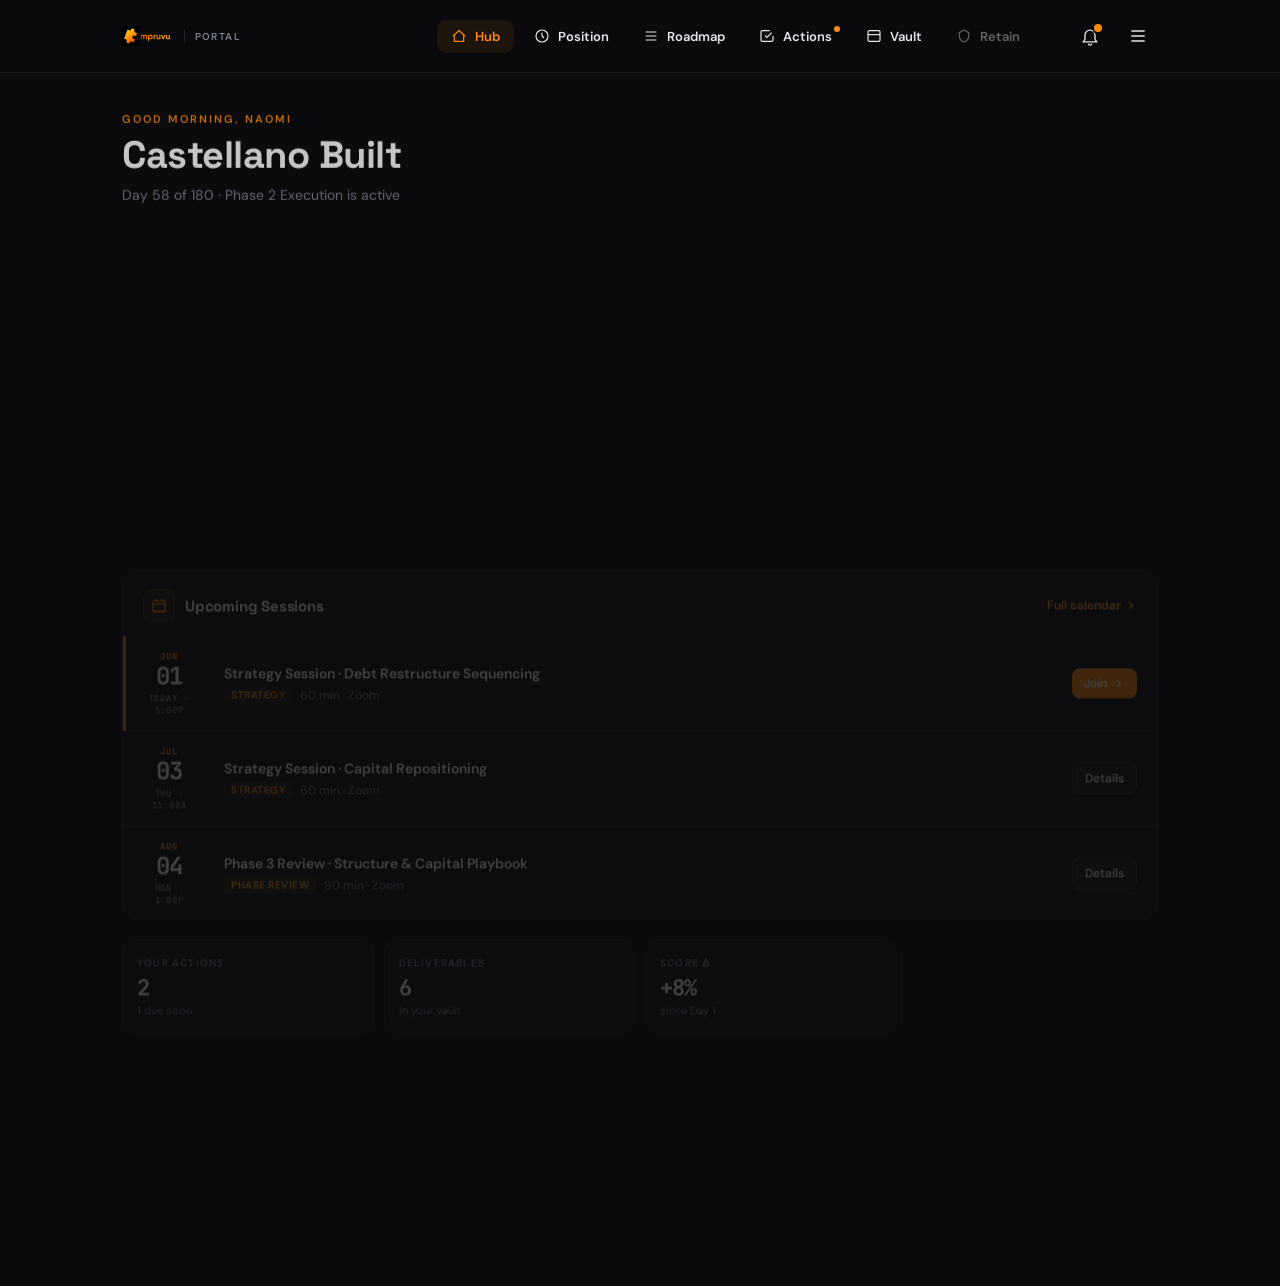
<file: index.html>
<!DOCTYPE html>
<html lang="en">
<head>
<meta charset="UTF-8">
<meta http-equiv="refresh" content="0; url=hub.html">
<title>Impruvu Portal</title>
</head>
<body>
<p>Redirecting to your Hub… <a href="hub.html">Continue</a></p>
</body>
</html>
</file>
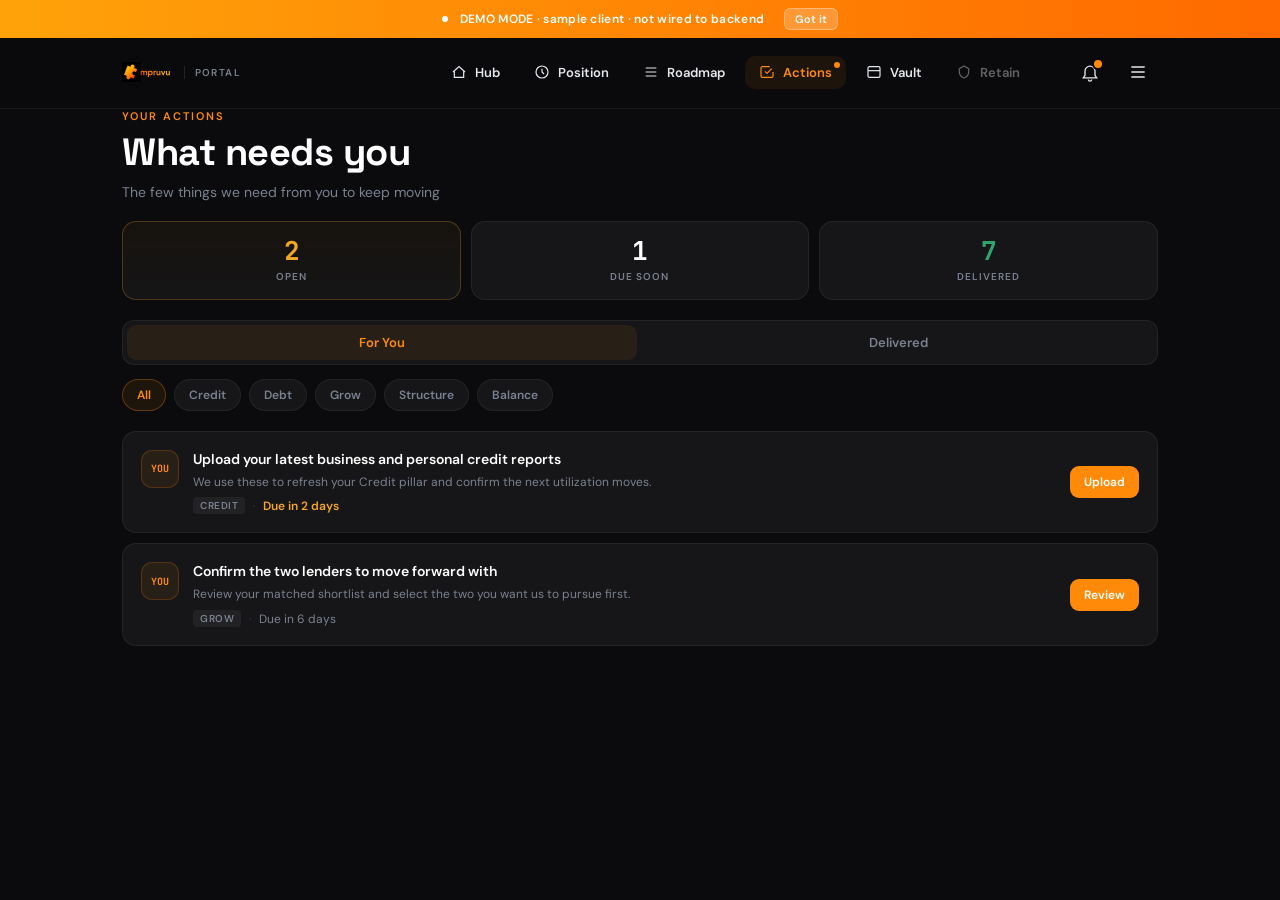
<file: actions.html>
<!DOCTYPE html>
<html lang="en">
<head>
<meta charset="UTF-8">
<meta name="viewport" content="width=device-width, initial-scale=1.0, viewport-fit=cover">
<meta name="theme-color" content="#0B0B0D">
<title>Actions | Impruvu Portal</title>
<link rel="preconnect" href="https://fonts.googleapis.com">
<link rel="preconnect" href="https://fonts.gstatic.com" crossorigin>
<link href="https://fonts.googleapis.com/css2?family=DM+Sans:wght@400;500;600;700;800&family=JetBrains+Mono:wght@400;500;700&family=Space+Grotesk:wght@500;700&display=swap" rel="stylesheet">
<link rel="stylesheet" href="shared/portal.css">
<style>
.summary-row{display:grid;grid-template-columns:repeat(3,1fr);gap:10px;margin-bottom:20px}
.summary-card{background:var(--surface);border:1px solid var(--hairline);border-radius:14px;padding:16px 14px;text-align:center}
.summary-card.alert{border-color:rgba(245,166,35,.25);background:linear-gradient(180deg,rgba(245,166,35,.05),var(--surface))}
.summary-value{font-family:var(--font-mono);font-size:26px;font-weight:700;color:var(--text-strong);letter-spacing:-1px;line-height:1}
.summary-card.alert .summary-value{color:var(--warn)}
.summary-card.done .summary-value{color:var(--good)}
.summary-label{font-size:10px;font-weight:600;letter-spacing:1px;text-transform:uppercase;color:var(--muted);margin-top:6px}

.action-tabs{display:flex;gap:6px;background:var(--surface);border:1px solid var(--hairline);border-radius:12px;padding:4px;margin-bottom:14px}
.action-tab{flex:1;padding:9px 12px;border-radius:9px;font-size:13px;font-weight:600;color:var(--muted);text-align:center;transition:background .15s,color .15s}
.action-tab.active{background:var(--brand-50);color:var(--brand)}

.filter-chips{display:flex;gap:8px;overflow-x:auto;padding-bottom:4px;margin-bottom:16px;-webkit-overflow-scrolling:touch}
.filter-chip{flex-shrink:0;padding:7px 14px;border-radius:100px;font-size:12px;font-weight:600;color:var(--muted);background:var(--surface);border:1px solid var(--hairline);transition:all .15s;white-space:nowrap}
.filter-chip.active{background:var(--brand-50);border-color:rgba(255,138,10,.3);color:var(--brand)}

.action-list{display:flex;flex-direction:column;gap:10px}
.action-item{background:var(--surface);border:1px solid var(--hairline);border-radius:14px;padding:18px;display:flex;align-items:flex-start;gap:14px;position:relative;overflow:hidden;transition:border-color .15s,transform .1s}
.action-item:hover{border-color:var(--hairline-2)}
.action-item.hidden{display:none}
.action-owner{width:38px;height:38px;border-radius:11px;display:flex;align-items:center;justify-content:center;flex-shrink:0;font-family:var(--font-mono);font-size:10px;font-weight:700}
.action-owner.you{background:var(--brand-50);color:var(--brand);border:1px solid rgba(255,138,10,.2)}
.action-owner.done{background:rgba(48,164,108,.10);color:var(--good);border:1px solid rgba(48,164,108,.2)}
.action-owner.done svg{width:18px;height:18px;stroke-width:2.5}
.action-body{flex:1;min-width:0}
.action-title{font-size:14px;font-weight:600;color:var(--text-strong);line-height:1.35;margin-bottom:5px}
.action-desc{font-size:12px;color:var(--muted);line-height:1.4;margin-bottom:7px}
.action-meta{font-size:12px;color:var(--muted);display:flex;align-items:center;gap:8px;flex-wrap:wrap}
.action-meta .sep{opacity:.4}
.action-meta .due-soon{color:var(--warn);font-weight:600}
.action-pill{font-size:10px;font-weight:600;letter-spacing:.5px;text-transform:uppercase;padding:2px 7px;border-radius:4px;background:rgba(255,255,255,.05);color:var(--muted)}
.action-btn{flex-shrink:0;align-self:center;display:inline-flex;align-items:center;gap:6px;background:var(--brand);color:#fff;font-size:12px;font-weight:600;padding:8px 14px;border-radius:9px;transition:background .15s}
.action-btn:hover{background:var(--brand-deep)}
.action-btn.ghost{background:rgba(255,255,255,.04);color:var(--text);border:1px solid var(--hairline-2)}
.action-completed-at{font-family:var(--font-mono);font-size:11px;color:var(--good);flex-shrink:0;align-self:center}
.empty{text-align:center;padding:48px 24px;color:var(--muted);font-size:14px}
</style>
</head>
<body>

<div id="portal-nav" data-active="actions"></div>

<main class="page">

  <div class="greeting fade d1">
    <div class="greeting-eyebrow">Your Actions</div>
    <h1 class="greeting-h1">What needs you</h1>
    <p class="greeting-sub">The few things we need from you to keep moving</p>
  </div>

  <div class="summary-row fade d2">
    <div class="summary-card alert"><div class="summary-value">2</div><div class="summary-label">Open</div></div>
    <div class="summary-card"><div class="summary-value">1</div><div class="summary-label">Due Soon</div></div>
    <div class="summary-card done"><div class="summary-value">7</div><div class="summary-label">Delivered</div></div>
  </div>

  <div class="action-tabs fade d2">
    <button class="action-tab active" data-tab="you">For You</button>
    <button class="action-tab" data-tab="delivered">Delivered</button>
  </div>

  <div class="filter-chips fade d3">
    <button class="filter-chip active" data-pillar="all">All</button>
    <button class="filter-chip" data-pillar="credit">Credit</button>
    <button class="filter-chip" data-pillar="debt">Debt</button>
    <button class="filter-chip" data-pillar="grow">Grow</button>
    <button class="filter-chip" data-pillar="structure">Structure</button>
    <button class="filter-chip" data-pillar="balance">Balance</button>
  </div>

  <!-- FOR YOU -->
  <div class="action-list" id="list-you">
    <div class="action-item fade d3" data-pillar="credit">
      <div class="action-owner you">YOU</div>
      <div class="action-body">
        <div class="action-title">Upload your latest business and personal credit reports</div>
        <div class="action-desc">We use these to refresh your Credit pillar and confirm the next utilization moves.</div>
        <div class="action-meta"><span class="action-pill">Credit</span><span class="sep">·</span><span class="due-soon">Due in 2 days</span></div>
      </div>
      <a href="#" class="action-btn">Upload</a>
    </div>
    <div class="action-item fade d4" data-pillar="grow">
      <div class="action-owner you">YOU</div>
      <div class="action-body">
        <div class="action-title">Confirm the two lenders to move forward with</div>
        <div class="action-desc">Review your matched shortlist and select the two you want us to pursue first.</div>
        <div class="action-meta"><span class="action-pill">Grow</span><span class="sep">·</span><span>Due in 6 days</span></div>
      </div>
      <a href="#" class="action-btn">Review</a>
    </div>
  </div>

  <!-- DELIVERED -->
  <div class="action-list" id="list-delivered" style="display:none">
    <div class="action-item" data-pillar="debt">
      <div class="action-owner done"><svg viewBox="0 0 24 24" fill="none" stroke="currentColor"><path d="M5 12l5 5L20 7"/></svg></div>
      <div class="action-body"><div class="action-title">Debt restructure plan delivered</div><div class="action-meta"><span class="action-pill">Debt</span></div></div>
      <span class="action-completed-at">Day 52</span>
    </div>
    <div class="action-item" data-pillar="credit">
      <div class="action-owner done"><svg viewBox="0 0 24 24" fill="none" stroke="currentColor"><path d="M5 12l5 5L20 7"/></svg></div>
      <div class="action-body"><div class="action-title">Credit optimization roadmap delivered</div><div class="action-meta"><span class="action-pill">Credit</span></div></div>
      <span class="action-completed-at">Day 44</span>
    </div>
    <div class="action-item" data-pillar="grow">
      <div class="action-owner done"><svg viewBox="0 0 24 24" fill="none" stroke="currentColor"><path d="M5 12l5 5L20 7"/></svg></div>
      <div class="action-body"><div class="action-title">Lender shortlist matched to your profile</div><div class="action-meta"><span class="action-pill">Grow</span></div></div>
      <span class="action-completed-at">Day 40</span>
    </div>
    <div class="action-item" data-pillar="balance">
      <div class="action-owner done"><svg viewBox="0 0 24 24" fill="none" stroke="currentColor"><path d="M5 12l5 5L20 7"/></svg></div>
      <div class="action-body"><div class="action-title">Cash flow and balance analysis delivered</div><div class="action-meta"><span class="action-pill">Balance</span></div></div>
      <span class="action-completed-at">Day 30</span>
    </div>
    <div class="action-item" data-pillar="structure">
      <div class="action-owner done"><svg viewBox="0 0 24 24" fill="none" stroke="currentColor"><path d="M5 12l5 5L20 7"/></svg></div>
      <div class="action-body"><div class="action-title">Structure review and entity recommendations</div><div class="action-meta"><span class="action-pill">Structure</span></div></div>
      <span class="action-completed-at">Day 28</span>
    </div>
    <div class="action-item" data-pillar="credit">
      <div class="action-owner done"><svg viewBox="0 0 24 24" fill="none" stroke="currentColor"><path d="M5 12l5 5L20 7"/></svg></div>
      <div class="action-body"><div class="action-title">Capital Position Report delivered</div><div class="action-meta"><span class="action-pill">All pillars</span></div></div>
      <span class="action-completed-at">Day 18</span>
    </div>
    <div class="action-item" data-pillar="all">
      <div class="action-owner done"><svg viewBox="0 0 24 24" fill="none" stroke="currentColor"><path d="M5 12l5 5L20 7"/></svg></div>
      <div class="action-body"><div class="action-title">Opening strategy session held</div><div class="action-meta"><span class="action-pill">Kickoff</span></div></div>
      <span class="action-completed-at">Day 6</span>
    </div>
  </div>

</main>

<script src="shared/portal-nav.js"></script>
<script src="shared/portal-demo.js"></script>
<script>
(function(){
  const tabs=document.querySelectorAll('.action-tab');
  const chips=document.querySelectorAll('.filter-chip');
  const listYou=document.getElementById('list-you');
  const listDel=document.getElementById('list-delivered');
  let tab='you',pillar='all';
  function apply(){
    listYou.style.display = tab==='you'?'flex':'none';
    listDel.style.display = tab==='delivered'?'flex':'none';
    const active = tab==='you'?listYou:listDel;
    active.querySelectorAll('.action-item').forEach(it=>{
      const p=it.dataset.pillar;
      it.classList.toggle('hidden', !(pillar==='all'||p===pillar||p==='all'));
    });
  }
  tabs.forEach(t=>t.addEventListener('click',()=>{tabs.forEach(x=>x.classList.remove('active'));t.classList.add('active');tab=t.dataset.tab;apply();}));
  chips.forEach(c=>c.addEventListener('click',()=>{chips.forEach(x=>x.classList.remove('active'));c.classList.add('active');pillar=c.dataset.pillar;apply();}));
  apply();
})();
</script>
</body>
</html>
</file>
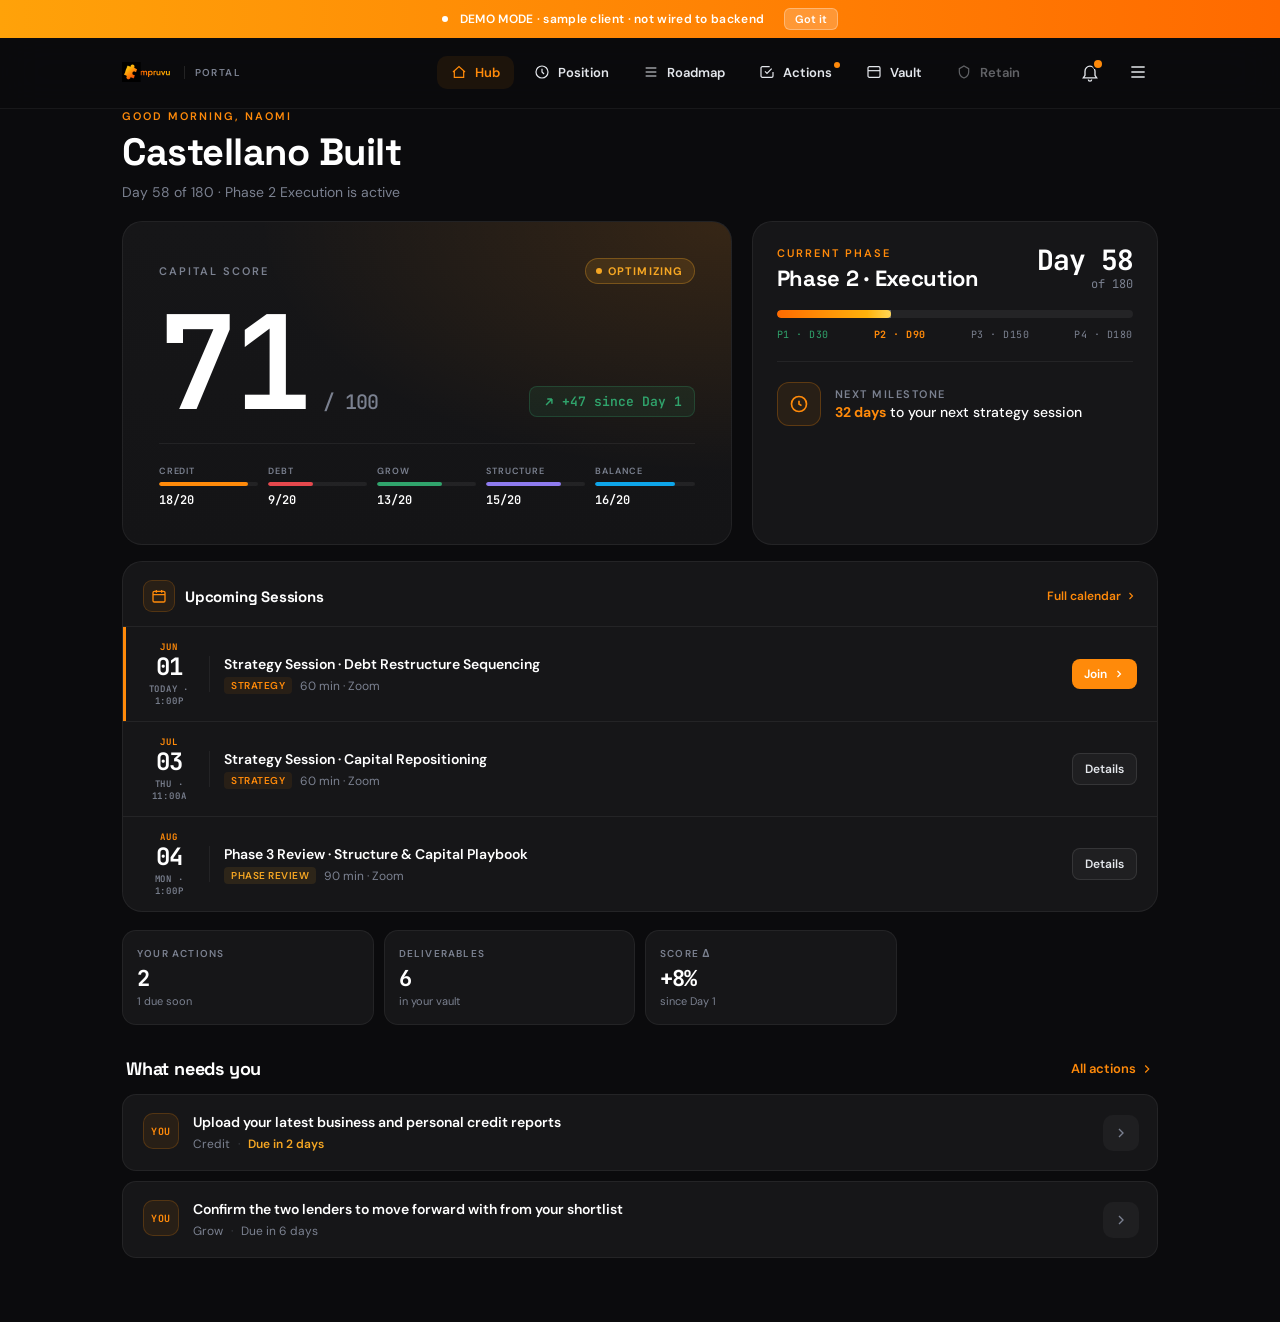
<file: hub.html>
<!DOCTYPE html>
<html lang="en">
<head>
<meta charset="UTF-8">
<meta name="viewport" content="width=device-width, initial-scale=1.0, viewport-fit=cover">
<meta name="theme-color" content="#0B0B0D">
<title>Hub | Impruvu Portal</title>
<link rel="preconnect" href="https://fonts.googleapis.com">
<link rel="preconnect" href="https://fonts.gstatic.com" crossorigin>
<link href="https://fonts.googleapis.com/css2?family=DM+Sans:wght@400;500;600;700;800&family=JetBrains+Mono:wght@400;500;700&family=Space+Grotesk:wght@500;700&display=swap" rel="stylesheet">
<link rel="stylesheet" href="shared/portal.css">
<style>
/* ── HERO: SCORE CARD ── */
.score-card{background:linear-gradient(180deg,var(--surface) 0%,var(--dark) 100%);border:1px solid var(--hairline);border-radius:20px;padding:28px 24px;position:relative;overflow:hidden}
.score-card::before{content:'';position:absolute;inset:0;background:radial-gradient(ellipse at top right,var(--brand-glow) 0%,transparent 55%);pointer-events:none}
.score-card-top{display:flex;align-items:center;justify-content:space-between;margin-bottom:20px;position:relative}
.score-label{font-size:11px;font-weight:600;letter-spacing:2px;text-transform:uppercase;color:var(--muted)}
.score-row{display:flex;align-items:baseline;gap:14px;margin-bottom:14px;position:relative}
.score-num{font-family:var(--font-mono);font-size:clamp(58px,13vw,88px);font-weight:700;color:var(--text-strong);letter-spacing:-3px;line-height:.9}
.score-of{font-family:var(--font-mono);font-size:20px;font-weight:500;color:var(--muted);letter-spacing:-1px}
.score-delta{margin-left:auto;display:inline-flex;align-items:center;gap:6px;background:rgba(48,164,108,.10);border:1px solid rgba(48,164,108,.25);color:var(--good);font-family:var(--font-mono);font-size:13px;font-weight:600;padding:6px 12px;border-radius:8px}
.score-pillars{display:grid;grid-template-columns:repeat(5,1fr);gap:10px;margin-top:22px;padding-top:22px;border-top:1px solid var(--hairline);position:relative}
.pillar{display:flex;flex-direction:column;align-items:flex-start;gap:6px}
.pillar-name{font-size:9px;font-weight:600;letter-spacing:.8px;text-transform:uppercase;color:var(--muted);line-height:1.2}
.pillar-bar{width:100%;height:4px;border-radius:2px;background:rgba(255,255,255,.06);overflow:hidden}
.pillar-bar-fill{height:100%;border-radius:2px}
.pillar-score{font-family:var(--font-mono);font-size:12px;font-weight:600;color:var(--text-strong)}
.pillar.credit .pillar-bar-fill{background:var(--pillar-credit)}
.pillar.debt .pillar-bar-fill{background:var(--pillar-debt)}
.pillar.grow .pillar-bar-fill{background:var(--pillar-funding)}
.pillar.structure .pillar-bar-fill{background:var(--pillar-structure)}
.pillar.balance .pillar-bar-fill{background:var(--pillar-balance)}

/* ── STATUS CARD ── */
.status-card{margin-top:16px;background:var(--surface);border:1px solid var(--hairline);border-radius:20px;padding:24px}
.status-top{display:flex;align-items:flex-start;justify-content:space-between;gap:16px}
.status-phase-label{font-size:11px;font-weight:600;letter-spacing:2px;text-transform:uppercase;color:var(--brand);margin-bottom:6px}
.status-phase-name{font-family:var(--font-display);font-size:22px;font-weight:700;color:var(--text-strong);letter-spacing:-.3px;line-height:1.15}
.status-day{text-align:right;flex-shrink:0}
.status-day-num{font-family:var(--font-mono);font-size:28px;font-weight:700;color:var(--text-strong);letter-spacing:-1px;line-height:1}
.status-day-of{font-family:var(--font-mono);font-size:12px;color:var(--muted);margin-top:2px}
.progress-track{margin-top:18px;height:8px;border-radius:4px;background:rgba(255,255,255,.06);position:relative;overflow:hidden}
.progress-fill{height:100%;background:linear-gradient(90deg,var(--brand-deep) 0%,var(--brand-gold) 100%);border-radius:4px;position:relative}
.progress-fill::after{content:'';position:absolute;right:0;top:0;bottom:0;width:24px;background:linear-gradient(90deg,transparent,rgba(255,255,255,.3))}
.progress-markers{display:flex;justify-content:space-between;margin-top:10px;font-family:var(--font-mono);font-size:10px;color:var(--muted);letter-spacing:.5px}
.progress-markers span.done{color:var(--good)}
.progress-markers span.active{color:var(--brand);font-weight:700}
.next-gate{margin-top:20px;padding-top:20px;border-top:1px solid var(--hairline);display:flex;align-items:center;gap:14px}
.next-gate-icon{width:44px;height:44px;border-radius:12px;background:var(--brand-50);border:1px solid rgba(255,138,10,.25);display:flex;align-items:center;justify-content:center;color:var(--brand);flex-shrink:0}
.next-gate-icon svg{width:20px;height:20px;stroke-width:2}
.next-gate-text{flex:1;min-width:0}
.next-gate-label{font-size:11px;font-weight:600;letter-spacing:1.5px;text-transform:uppercase;color:var(--muted);margin-bottom:2px}
.next-gate-detail{font-size:14px;font-weight:500;color:var(--text-strong)}
.next-gate-detail strong{color:var(--brand);font-weight:700}

/* ── MEETINGS ── */
.meetings-card{margin-top:16px;background:var(--surface);border:1px solid var(--hairline);border-radius:20px;overflow:hidden}
.meetings-head{display:flex;align-items:center;justify-content:space-between;padding:18px 20px 14px;border-bottom:1px solid var(--hairline)}
.meetings-head-left{display:flex;align-items:center;gap:10px}
.meetings-head-icon{width:32px;height:32px;border-radius:9px;background:var(--brand-50);border:1px solid rgba(255,138,10,.20);display:flex;align-items:center;justify-content:center;color:var(--brand)}
.meetings-head-icon svg{width:16px;height:16px;stroke-width:2}
.meetings-head-title{font-family:var(--font-display);font-size:15px;font-weight:700;color:var(--text-strong);letter-spacing:-.2px}
.meetings-head-link{font-size:12px;font-weight:600;color:var(--brand);display:inline-flex;align-items:center;gap:4px}
.meetings-head-link svg{width:12px;height:12px;stroke-width:2.2}
.meeting-row{display:flex;align-items:center;gap:14px;padding:14px 20px;border-bottom:1px solid var(--hairline);transition:background .12s;position:relative}
.meeting-row:last-child{border-bottom:none}
.meeting-row:hover{background:rgba(255,255,255,.02)}
.meeting-row.today::after{content:'';position:absolute;left:0;top:0;bottom:0;width:3px;background:var(--brand)}
.meeting-date{flex-shrink:0;width:52px;text-align:center;display:flex;flex-direction:column;align-items:center;gap:2px}
.meeting-date-month{font-family:var(--font-mono);font-size:9px;font-weight:700;letter-spacing:1.2px;text-transform:uppercase;color:var(--brand)}
.meeting-date-day{font-family:var(--font-mono);font-size:24px;font-weight:700;color:var(--text-strong);letter-spacing:-1px;line-height:1}
.meeting-date-dow{font-family:var(--font-mono);font-size:9px;font-weight:600;letter-spacing:.8px;text-transform:uppercase;color:var(--muted);margin-top:2px}
.meeting-divider{width:1px;height:36px;background:var(--hairline);flex-shrink:0}
.meeting-body{flex:1;min-width:0}
.meeting-title{font-size:14px;font-weight:600;color:var(--text-strong);line-height:1.3;margin-bottom:4px;white-space:nowrap;overflow:hidden;text-overflow:ellipsis}
.meeting-meta{font-size:12px;color:var(--muted);display:flex;align-items:center;gap:8px;flex-wrap:wrap}
.meeting-meta .pill-meeting-type{background:var(--brand-50);color:var(--brand);font-size:10px;font-weight:600;letter-spacing:.5px;text-transform:uppercase;padding:2px 7px;border-radius:4px}
.meeting-meta .pill-meeting-type.gate{background:rgba(245,166,35,.10);color:var(--warn)}
.meeting-action{flex-shrink:0;display:inline-flex;align-items:center;gap:6px;background:var(--brand);color:#fff;font-size:12px;font-weight:600;padding:7px 12px;border-radius:8px;transition:background .15s}
.meeting-action:hover{background:var(--brand-deep)}
.meeting-action svg{width:12px;height:12px;stroke-width:2.4}
.meeting-action.secondary{background:rgba(255,255,255,.04);color:var(--text);border:1px solid var(--hairline-2)}
.meeting-action.secondary:hover{background:rgba(255,255,255,.08)}
.meeting-action-mobile{flex-shrink:0;width:36px;height:36px;border-radius:10px;background:rgba(255,255,255,.04);display:none;align-items:center;justify-content:center;color:var(--muted)}
.meeting-action-mobile svg{width:16px;height:16px;stroke-width:2}
@media (max-width:520px){.meeting-meta .pill-meeting-type{display:none}.meeting-action{display:none}.meeting-action-mobile{display:flex}}

/* ── QUICK STATS ── */
.quick-row{display:grid;grid-template-columns:repeat(3,1fr);gap:10px;margin-top:18px}
.quick-card{background:var(--surface);border:1px solid var(--hairline);border-radius:14px;padding:16px 14px}
.quick-card-label{font-size:10px;font-weight:600;letter-spacing:1.2px;text-transform:uppercase;color:var(--muted);margin-bottom:8px}
.quick-card-value{font-family:var(--font-mono);font-size:22px;font-weight:700;color:var(--text-strong);letter-spacing:-1px;line-height:1}
.quick-card-sub{font-size:11px;color:var(--muted);margin-top:4px}

/* ── ACTION LIST ── */
.action-list{display:flex;flex-direction:column;gap:10px}
.action-item{background:var(--surface);border:1px solid var(--hairline);border-radius:14px;padding:18px 18px 18px 20px;display:flex;align-items:flex-start;gap:14px;position:relative;overflow:hidden;transition:border-color .15s,transform .1s}
.action-item:hover{border-color:var(--hairline-2)}
.action-item:active{transform:scale(.995)}
.action-item.overdue{border-color:rgba(229,72,77,.30);background:linear-gradient(90deg,rgba(229,72,77,.04),var(--surface) 30%)}
.action-item.overdue::before{content:'';position:absolute;left:0;top:0;bottom:0;width:3px;background:var(--severe)}
.action-owner{width:36px;height:36px;border-radius:10px;display:flex;align-items:center;justify-content:center;flex-shrink:0;font-family:var(--font-mono);font-size:10px;font-weight:700;letter-spacing:.5px}
.action-owner.you{background:var(--brand-50);color:var(--brand);border:1px solid rgba(255,138,10,.20)}
.action-owner.done{background:rgba(48,164,108,.10);color:var(--good);border:1px solid rgba(48,164,108,.20)}
.action-owner.done svg{width:18px;height:18px;stroke-width:2.4}
.action-body{flex:1;min-width:0}
.action-title{font-size:14px;font-weight:600;color:var(--text-strong);line-height:1.35;margin-bottom:4px}
.action-meta{font-size:12px;color:var(--muted);display:flex;align-items:center;gap:8px;flex-wrap:wrap}
.action-meta .sep{opacity:.4}
.action-meta .due-overdue{color:var(--severe);font-weight:600}
.action-meta .due-soon{color:var(--warn);font-weight:600}
.action-cta{flex-shrink:0;align-self:center;width:36px;height:36px;border-radius:10px;background:rgba(255,255,255,.04);display:flex;align-items:center;justify-content:center;color:var(--muted);transition:background .15s,color .15s}
.action-item:hover .action-cta{background:var(--brand);color:#fff}
.action-cta svg{width:16px;height:16px;stroke-width:2}

/* narrow phones: keep all 5 pillars legible */
@media (max-width:400px){
  .score-pillars{gap:6px}
  .pillar-name{font-size:8px;letter-spacing:.4px}
  .pillar-score{font-size:11px;letter-spacing:-.3px}
  .score-card{padding:24px 18px}
}
@media (min-width:768px){
  .score-card{padding:36px}
  .score-num{font-size:112px}
  .hero-grid{display:grid;grid-template-columns:1.5fr 1fr;gap:20px}
  .status-card{margin-top:0}
  .quick-row{grid-template-columns:repeat(4,1fr)}
}
@media (min-width:1024px){.score-num{font-size:130px}}
</style>
</head>
<body>

<div id="portal-nav" data-active="hub"></div>

<main class="page">

  <div class="greeting fade d1">
    <div class="greeting-eyebrow">Good morning, Naomi</div>
    <h1 class="greeting-h1">Castellano Built</h1>
    <p class="greeting-sub">Day 58 of 180 · Phase 2 Execution is active</p>
  </div>

  <div class="hero-grid">
    <section class="score-card fade d2" aria-label="Capital Score">
      <div class="score-card-top">
        <span class="score-label">Capital Score</span>
        <span class="tier-badge warn"><span class="dot"></span>Optimizing</span>
      </div>
      <div class="score-row">
        <div class="score-num">71</div>
        <div class="score-of">/ 100</div>
        <div class="score-delta">
          <svg width="14" height="14" viewBox="0 0 24 24" fill="none" stroke="currentColor" stroke-width="2.5"><path d="M7 17L17 7M17 7H9M17 7v8"/></svg>
          +47 since Day 1
        </div>
      </div>
      <div class="score-pillars">
        <div class="pillar credit"><span class="pillar-name">Credit</span><div class="pillar-bar"><div class="pillar-bar-fill" style="width:90%"></div></div><span class="pillar-score">18/20</span></div>
        <div class="pillar debt"><span class="pillar-name">Debt</span><div class="pillar-bar"><div class="pillar-bar-fill" style="width:45%"></div></div><span class="pillar-score">9/20</span></div>
        <div class="pillar grow"><span class="pillar-name">Grow</span><div class="pillar-bar"><div class="pillar-bar-fill" style="width:65%"></div></div><span class="pillar-score">13/20</span></div>
        <div class="pillar structure"><span class="pillar-name">Structure</span><div class="pillar-bar"><div class="pillar-bar-fill" style="width:75%"></div></div><span class="pillar-score">15/20</span></div>
        <div class="pillar balance"><span class="pillar-name">Balance</span><div class="pillar-bar"><div class="pillar-bar-fill" style="width:80%"></div></div><span class="pillar-score">16/20</span></div>
      </div>
    </section>

    <section class="status-card fade d3" aria-label="Engagement Status">
      <div class="status-top">
        <div>
          <div class="status-phase-label">Current Phase</div>
          <div class="status-phase-name">Phase 2 · Execution</div>
        </div>
        <div class="status-day">
          <div class="status-day-num">Day 58</div>
          <div class="status-day-of">of 180</div>
        </div>
      </div>
      <div class="progress-track"><div class="progress-fill" style="width:32%"></div></div>
      <div class="progress-markers">
        <span class="done">P1 · D30</span>
        <span class="active">P2 · D90</span>
        <span>P3 · D150</span>
        <span>P4 · D180</span>
      </div>
      <div class="next-gate">
        <div class="next-gate-icon"><svg viewBox="0 0 24 24" fill="none" stroke="currentColor"><path d="M12 8v4l3 2"/><circle cx="12" cy="12" r="9"/></svg></div>
        <div class="next-gate-text">
          <div class="next-gate-label">Next Milestone</div>
          <div class="next-gate-detail"><strong>32 days</strong> to your next strategy session</div>
        </div>
      </div>
    </section>
  </div>

  <section class="meetings-card fade d3">
    <div class="meetings-head">
      <div class="meetings-head-left">
        <div class="meetings-head-icon"><svg viewBox="0 0 24 24" fill="none" stroke="currentColor"><rect x="3" y="5" width="18" height="16" rx="2"/><path d="M16 3v4M8 3v4M3 10h18"/></svg></div>
        <span class="meetings-head-title">Upcoming Sessions</span>
      </div>
      <a href="roadmap.html#calendar" class="meetings-head-link">Full calendar <svg viewBox="0 0 24 24" fill="none" stroke="currentColor"><path d="M9 6l6 6-6 6"/></svg></a>
    </div>
    <div class="meeting-row today">
      <div class="meeting-date today"><span class="meeting-date-month">Jun</span><span class="meeting-date-day">01</span><span class="meeting-date-dow">Today · 1:00p</span></div>
      <div class="meeting-divider"></div>
      <div class="meeting-body">
        <div class="meeting-title">Strategy Session · Debt Restructure Sequencing</div>
        <div class="meeting-meta"><span class="pill-meeting-type">Strategy</span><span>60 min · Zoom</span></div>
      </div>
      <a href="#" class="meeting-action">Join <svg viewBox="0 0 24 24" fill="none" stroke="currentColor"><path d="M9 6l6 6-6 6"/></svg></a>
      <a href="#" class="meeting-action-mobile"><svg viewBox="0 0 24 24" fill="none" stroke="currentColor"><path d="M9 6l6 6-6 6"/></svg></a>
    </div>
    <div class="meeting-row">
      <div class="meeting-date"><span class="meeting-date-month">Jul</span><span class="meeting-date-day">03</span><span class="meeting-date-dow">Thu · 11:00a</span></div>
      <div class="meeting-divider"></div>
      <div class="meeting-body">
        <div class="meeting-title">Strategy Session · Capital Repositioning</div>
        <div class="meeting-meta"><span class="pill-meeting-type">Strategy</span><span>60 min · Zoom</span></div>
      </div>
      <a href="#" class="meeting-action secondary">Details</a>
      <a href="#" class="meeting-action-mobile"><svg viewBox="0 0 24 24" fill="none" stroke="currentColor"><path d="M9 6l6 6-6 6"/></svg></a>
    </div>
    <div class="meeting-row">
      <div class="meeting-date"><span class="meeting-date-month">Aug</span><span class="meeting-date-day">04</span><span class="meeting-date-dow">Mon · 1:00p</span></div>
      <div class="meeting-divider"></div>
      <div class="meeting-body">
        <div class="meeting-title">Phase 3 Review · Structure & Capital Playbook</div>
        <div class="meeting-meta"><span class="pill-meeting-type gate">Phase Review</span><span>90 min · Zoom</span></div>
      </div>
      <a href="#" class="meeting-action secondary">Details</a>
      <a href="#" class="meeting-action-mobile"><svg viewBox="0 0 24 24" fill="none" stroke="currentColor"><path d="M9 6l6 6-6 6"/></svg></a>
    </div>
  </section>

  <div class="quick-row fade d3">
    <div class="quick-card"><div class="quick-card-label">Your Actions</div><div class="quick-card-value">2</div><div class="quick-card-sub">1 due soon</div></div>
    <div class="quick-card"><div class="quick-card-label">Deliverables</div><div class="quick-card-value">6</div><div class="quick-card-sub">in your vault</div></div>
    <div class="quick-card"><div class="quick-card-label">Score Δ</div><div class="quick-card-value">+8%</div><div class="quick-card-sub">since Day 1</div></div>
  </div>

  <div class="section-head fade d4">
    <h2 class="section-title">What needs you</h2>
    <a href="actions.html" class="section-link">All actions <svg viewBox="0 0 24 24" fill="none" stroke="currentColor"><path d="M9 6l6 6-6 6"/></svg></a>
  </div>

  <div class="action-list">
    <div class="action-item fade d4">
      <div class="action-owner you">YOU</div>
      <div class="action-body">
        <div class="action-title">Upload your latest business and personal credit reports</div>
        <div class="action-meta"><span>Credit</span><span class="sep">·</span><span class="due-soon">Due in 2 days</span></div>
      </div>
      <button class="action-cta"><svg viewBox="0 0 24 24" fill="none" stroke="currentColor"><path d="M9 6l6 6-6 6"/></svg></button>
    </div>
    <div class="action-item fade d5">
      <div class="action-owner you">YOU</div>
      <div class="action-body">
        <div class="action-title">Confirm the two lenders to move forward with from your shortlist</div>
        <div class="action-meta"><span>Grow</span><span class="sep">·</span><span>Due in 6 days</span></div>
      </div>
      <button class="action-cta"><svg viewBox="0 0 24 24" fill="none" stroke="currentColor"><path d="M9 6l6 6-6 6"/></svg></button>
    </div>
  </div>

</main>

<script src="shared/portal-nav.js"></script>
<script src="shared/portal-demo.js"></script>
</body>
</html>
</file>
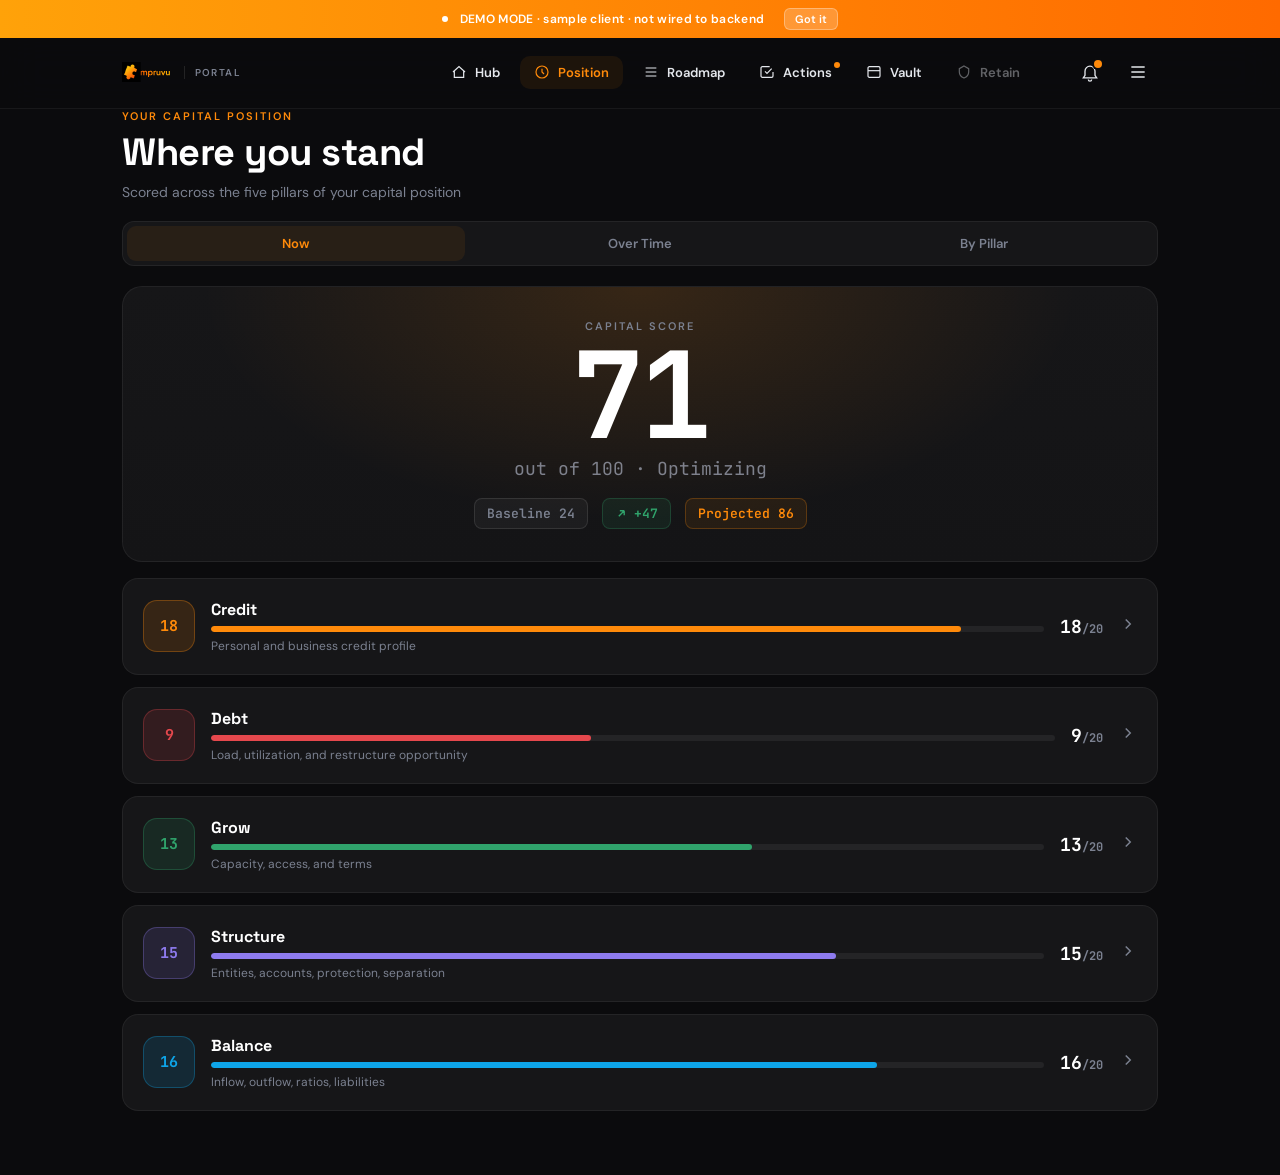
<file: position.html>
<!DOCTYPE html>
<html lang="en">
<head>
<meta charset="UTF-8">
<meta name="viewport" content="width=device-width, initial-scale=1.0, viewport-fit=cover">
<meta name="theme-color" content="#0B0B0D">
<title>Position | Impruvu Portal</title>
<link rel="preconnect" href="https://fonts.googleapis.com">
<link rel="preconnect" href="https://fonts.gstatic.com" crossorigin>
<link href="https://fonts.googleapis.com/css2?family=DM+Sans:wght@400;500;600;700;800&family=JetBrains+Mono:wght@400;500;700&family=Space+Grotesk:wght@500;700&display=swap" rel="stylesheet">
<link rel="stylesheet" href="shared/portal.css">
<style>
.view-switcher{display:flex;gap:6px;background:var(--surface);border:1px solid var(--hairline);border-radius:12px;padding:4px;margin-bottom:20px}
.view-switch{flex:1;padding:9px 12px;border-radius:9px;font-size:13px;font-weight:600;color:var(--muted);text-align:center;transition:background .15s,color .15s}
.view-switch.active{background:var(--brand-50);color:var(--brand)}
.view-pane{display:none}
.view-pane.active{display:block;animation:fadeUp .4s ease}

/* NOW: big score */
.now-score{background:linear-gradient(180deg,var(--surface) 0%,var(--dark) 100%);border:1px solid var(--hairline);border-radius:20px;padding:32px 24px;position:relative;overflow:hidden;text-align:center}
.now-score::before{content:'';position:absolute;inset:0;background:radial-gradient(ellipse at top,var(--brand-glow) 0%,transparent 60%);pointer-events:none}
.now-score-label{font-size:11px;font-weight:600;letter-spacing:2px;text-transform:uppercase;color:var(--muted);position:relative}
.now-score-num{font-family:var(--font-mono);font-size:clamp(72px,18vw,120px);font-weight:700;color:var(--text-strong);letter-spacing:-4px;line-height:.9;margin:8px 0;position:relative}
.now-score-of{font-family:var(--font-mono);font-size:18px;color:var(--muted)}
.now-score-meta{display:flex;align-items:center;justify-content:center;gap:14px;margin-top:18px;position:relative;flex-wrap:wrap}
.now-chip{display:inline-flex;align-items:center;gap:6px;font-family:var(--font-mono);font-size:13px;font-weight:600;padding:6px 12px;border-radius:8px}
.now-chip.base{background:rgba(255,255,255,.04);border:1px solid var(--hairline-2);color:var(--muted)}
.now-chip.delta{background:rgba(48,164,108,.10);border:1px solid rgba(48,164,108,.25);color:var(--good)}
.now-chip.proj{background:var(--brand-50);border:1px solid rgba(255,138,10,.25);color:var(--brand)}

/* pillar tiles */
.pillar-tiles{display:grid;grid-template-columns:1fr;gap:12px;margin-top:16px}
.pillar-tile{background:var(--surface);border:1px solid var(--hairline);border-radius:16px;padding:20px;display:flex;align-items:center;gap:16px;cursor:pointer;transition:border-color .15s,transform .1s;text-align:left;width:100%}
.pillar-tile:hover{border-color:var(--hairline-2)}
.pillar-tile:active{transform:scale(.995)}
.pillar-ring{width:52px;height:52px;border-radius:14px;display:flex;align-items:center;justify-content:center;flex-shrink:0;font-family:var(--font-mono);font-weight:700;font-size:15px;color:#fff}
.pillar-tile.credit .pillar-ring{background:rgba(255,138,10,.14);color:var(--pillar-credit);border:1px solid rgba(255,138,10,.3)}
.pillar-tile.debt .pillar-ring{background:rgba(229,72,77,.14);color:var(--pillar-debt);border:1px solid rgba(229,72,77,.3)}
.pillar-tile.grow .pillar-ring{background:rgba(48,164,108,.14);color:var(--pillar-grow);border:1px solid rgba(48,164,108,.3)}
.pillar-tile.structure .pillar-ring{background:rgba(142,123,239,.14);color:var(--pillar-structure);border:1px solid rgba(142,123,239,.3)}
.pillar-tile.balance .pillar-ring{background:rgba(14,165,233,.14);color:var(--pillar-balance);border:1px solid rgba(14,165,233,.3)}
.pillar-tile-body{flex:1;min-width:0}
.pillar-tile-name{font-family:var(--font-display);font-size:16px;font-weight:700;color:var(--text-strong);margin-bottom:6px}
.pillar-tile-bar{height:6px;border-radius:3px;background:rgba(255,255,255,.06);overflow:hidden;margin-bottom:6px}
.pillar-tile-bar-fill{height:100%;border-radius:3px}
.pillar-tile.credit .pillar-tile-bar-fill{background:var(--pillar-credit)}
.pillar-tile.debt .pillar-tile-bar-fill{background:var(--pillar-debt)}
.pillar-tile.grow .pillar-tile-bar-fill{background:var(--pillar-grow)}
.pillar-tile.structure .pillar-tile-bar-fill{background:var(--pillar-structure)}
.pillar-tile.balance .pillar-tile-bar-fill{background:var(--pillar-balance)}
.pillar-tile-meta{font-size:12px;color:var(--muted)}
.pillar-tile-score{font-family:var(--font-mono);font-size:18px;font-weight:700;color:var(--text-strong);flex-shrink:0}
.pillar-tile-chev{color:var(--muted);flex-shrink:0}
.pillar-tile-chev svg{width:18px;height:18px;stroke-width:2}

/* OVER TIME */
.chart-card{background:var(--surface);border:1px solid var(--hairline);border-radius:20px;padding:24px}
.ot-toggle{display:flex;gap:7px;overflow-x:auto;padding-bottom:6px;margin-bottom:18px;-webkit-overflow-scrolling:touch}
.ot-chip{flex-shrink:0;display:inline-flex;align-items:center;gap:7px;padding:8px 14px;border-radius:100px;font-size:12px;font-weight:600;color:var(--muted);background:var(--surface);border:1px solid var(--hairline);transition:all .15s;white-space:nowrap}
.ot-chip .swatch{width:9px;height:9px;border-radius:3px;flex-shrink:0}
.ot-chip.active{color:var(--text-strong);background:rgba(255,255,255,.05);border-color:var(--hairline-2)}
.ot-chip[data-series="total"].active{border-color:rgba(255,255,255,.25)}
.ot-chip[data-series="credit"].active{border-color:rgba(255,138,10,.5);background:rgba(255,138,10,.08)}
.ot-chip[data-series="debt"].active{border-color:rgba(229,72,77,.5);background:rgba(229,72,77,.08)}
.ot-chip[data-series="grow"].active{border-color:rgba(48,164,108,.5);background:rgba(48,164,108,.08)}
.ot-chip[data-series="structure"].active{border-color:rgba(142,123,239,.5);background:rgba(142,123,239,.08)}
.ot-chip[data-series="balance"].active{border-color:rgba(14,165,233,.5);background:rgba(14,165,233,.08)}
.chart-head{display:flex;align-items:flex-start;justify-content:space-between;gap:14px;margin-bottom:6px}
.chart-title{font-family:var(--font-display);font-size:16px;font-weight:700;color:var(--text-strong)}
.chart-sub{font-size:12px;color:var(--muted);margin-bottom:18px}
.chart-wrap{position:relative}
.chart-svg{width:100%;height:220px;overflow:visible;display:block}
.chart-xlabels{display:flex;justify-content:space-between;margin-top:12px;font-family:var(--font-mono);font-size:10px;color:var(--muted)}
.chart-xlabels span.now{color:var(--brand);font-weight:700}
.ot-legend{display:flex;flex-wrap:wrap;gap:14px;margin-top:18px;padding-top:18px;border-top:1px solid var(--hairline)}
.ot-leg{display:flex;align-items:center;gap:7px;font-size:12px;color:var(--muted)}
.ot-leg .dot{width:10px;height:10px;border-radius:3px}
.ot-leg .val{font-family:var(--font-mono);color:var(--text);font-weight:600;margin-left:2px}
.factor-trend-note{margin-top:16px;padding:14px 16px;background:rgba(255,255,255,.02);border:1px solid var(--hairline);border-radius:12px;font-size:12px;color:var(--muted);line-height:1.5}
.factor-trend-note strong{color:var(--text)}
/* small multiples grid (All Pillars) */
.sm-grid{display:grid;grid-template-columns:1fr;gap:12px}
.sm-card{background:var(--surface);border:1px solid var(--hairline);border-radius:16px;padding:18px 18px 14px}
.sm-top{display:flex;align-items:center;gap:10px;margin-bottom:4px}
.sm-dot{width:10px;height:10px;border-radius:3px;flex-shrink:0}
.sm-name{font-family:var(--font-display);font-size:14px;font-weight:700;color:var(--text-strong)}
.sm-val{margin-left:auto;font-family:var(--font-mono);font-size:14px;font-weight:700;color:var(--text-strong)}
.sm-val span{color:var(--muted);font-size:11px}
.sm-delta{font-family:var(--font-mono);font-size:11px;font-weight:600;color:var(--good);margin-bottom:10px}
.sm-svg{width:100%;height:64px;overflow:visible;display:block}
@media (min-width:768px){.sm-grid{grid-template-columns:1fr 1fr}}
@media (min-width:1024px){.sm-grid{grid-template-columns:1fr 1fr 1fr}}
.chart-title{font-family:var(--font-display);font-size:16px;font-weight:700;color:var(--text-strong);margin-bottom:20px}
.chart{position:relative;height:200px;display:flex;align-items:flex-end;gap:0;padding-left:8px}
.chart-svg{width:100%;height:200px;overflow:visible}
.chart-legend{display:flex;gap:18px;margin-top:18px;flex-wrap:wrap}
.chart-leg{display:flex;align-items:center;gap:7px;font-size:12px;color:var(--muted)}
.chart-leg .swatch{width:10px;height:10px;border-radius:3px}

/* BY PILLAR factor drill */
.factor-group{margin-top:16px;background:var(--surface);border:1px solid var(--hairline);border-radius:18px;overflow:hidden}
.factor-head{padding:18px 20px;display:flex;align-items:center;gap:14px;border-bottom:1px solid var(--hairline)}
.factor-head-ring{width:40px;height:40px;border-radius:11px;display:flex;align-items:center;justify-content:center;flex-shrink:0;font-family:var(--font-mono);font-weight:700;font-size:12px}
.factor-group.credit .factor-head-ring{background:rgba(255,138,10,.14);color:var(--pillar-credit)}
.factor-group.debt .factor-head-ring{background:rgba(229,72,77,.14);color:var(--pillar-debt)}
.factor-group.grow .factor-head-ring{background:rgba(48,164,108,.14);color:var(--pillar-grow)}
.factor-group.structure .factor-head-ring{background:rgba(142,123,239,.14);color:var(--pillar-structure)}
.factor-group.balance .factor-head-ring{background:rgba(14,165,233,.14);color:var(--pillar-balance)}
.factor-head-name{font-family:var(--font-display);font-size:16px;font-weight:700;color:var(--text-strong)}
.factor-head-score{margin-left:auto;font-family:var(--font-mono);font-size:15px;font-weight:700;color:var(--text-strong)}
.factor-row{padding:14px 20px;display:flex;align-items:flex-start;gap:14px;border-bottom:1px solid var(--hairline)}
.factor-row:last-child{border-bottom:none}
.factor-sev{width:8px;height:8px;border-radius:50%;flex-shrink:0;margin-top:6px}
.factor-sev.none{background:var(--good)}
.factor-sev.minor{background:var(--warn)}
.factor-sev.moderate{background:#F5821F}
.factor-sev.severe{background:var(--severe)}
.factor-body{flex:1;min-width:0}
.factor-name{font-size:14px;font-weight:600;color:var(--text-strong);margin-bottom:3px}
.factor-desc{font-size:12px;color:var(--muted);line-height:1.4}
.factor-pts{font-family:var(--font-mono);font-size:13px;font-weight:600;color:var(--text);flex-shrink:0}
@media (max-width:400px){
  .factor-row{padding:13px 16px;gap:10px}
  .factor-head{padding:16px}
  .now-score{padding:28px 18px}
}
</style>
</head>
<body>

<div id="portal-nav" data-active="position"></div>

<main class="page">

  <div class="greeting fade d1">
    <div class="greeting-eyebrow">Your Capital Position</div>
    <h1 class="greeting-h1">Where you stand</h1>
    <p class="greeting-sub">Scored across the five pillars of your capital position</p>
  </div>

  <div class="view-switcher fade d2">
    <button class="view-switch active" data-view="now">Now</button>
    <button class="view-switch" data-view="time">Over Time</button>
    <button class="view-switch" data-view="pillar">By Pillar</button>
  </div>

  <!-- NOW -->
  <div class="view-pane active" id="pane-now">
    <div class="now-score fade d2">
      <div class="now-score-label">Capital Score</div>
      <div class="now-score-num">71</div>
      <div class="now-score-of">out of 100 · Optimizing</div>
      <div class="now-score-meta">
        <span class="now-chip base">Baseline 24</span>
        <span class="now-chip delta"><svg width="13" height="13" viewBox="0 0 24 24" fill="none" stroke="currentColor" stroke-width="2.5"><path d="M7 17L17 7M17 7H9M17 7v8"/></svg> +47</span>
        <span class="now-chip proj">Projected 86</span>
      </div>
    </div>
    <div class="pillar-tiles">
      <button class="pillar-tile credit fade d3" data-pillar="credit"><div class="pillar-ring">18</div><div class="pillar-tile-body"><div class="pillar-tile-name">Credit</div><div class="pillar-tile-bar"><div class="pillar-tile-bar-fill" style="width:90%"></div></div><div class="pillar-tile-meta">Personal and business credit profile</div></div><div class="pillar-tile-score">18<span style="color:var(--muted);font-size:12px">/20</span></div><div class="pillar-tile-chev"><svg viewBox="0 0 24 24" fill="none" stroke="currentColor"><path d="M9 6l6 6-6 6"/></svg></div></button>
      <button class="pillar-tile debt fade d3" data-pillar="debt"><div class="pillar-ring">9</div><div class="pillar-tile-body"><div class="pillar-tile-name">Debt</div><div class="pillar-tile-bar"><div class="pillar-tile-bar-fill" style="width:45%"></div></div><div class="pillar-tile-meta">Load, utilization, and restructure opportunity</div></div><div class="pillar-tile-score">9<span style="color:var(--muted);font-size:12px">/20</span></div><div class="pillar-tile-chev"><svg viewBox="0 0 24 24" fill="none" stroke="currentColor"><path d="M9 6l6 6-6 6"/></svg></div></button>
      <button class="pillar-tile grow fade d4" data-pillar="grow"><div class="pillar-ring">13</div><div class="pillar-tile-body"><div class="pillar-tile-name">Grow</div><div class="pillar-tile-bar"><div class="pillar-tile-bar-fill" style="width:65%"></div></div><div class="pillar-tile-meta">Capacity, access, and terms</div></div><div class="pillar-tile-score">13<span style="color:var(--muted);font-size:12px">/20</span></div><div class="pillar-tile-chev"><svg viewBox="0 0 24 24" fill="none" stroke="currentColor"><path d="M9 6l6 6-6 6"/></svg></div></button>
      <button class="pillar-tile structure fade d4" data-pillar="structure"><div class="pillar-ring">15</div><div class="pillar-tile-body"><div class="pillar-tile-name">Structure</div><div class="pillar-tile-bar"><div class="pillar-tile-bar-fill" style="width:75%"></div></div><div class="pillar-tile-meta">Entities, accounts, protection, separation</div></div><div class="pillar-tile-score">15<span style="color:var(--muted);font-size:12px">/20</span></div><div class="pillar-tile-chev"><svg viewBox="0 0 24 24" fill="none" stroke="currentColor"><path d="M9 6l6 6-6 6"/></svg></div></button>
      <button class="pillar-tile balance fade d5" data-pillar="balance"><div class="pillar-ring">16</div><div class="pillar-tile-body"><div class="pillar-tile-name">Balance</div><div class="pillar-tile-bar"><div class="pillar-tile-bar-fill" style="width:80%"></div></div><div class="pillar-tile-meta">Inflow, outflow, ratios, liabilities</div></div><div class="pillar-tile-score">16<span style="color:var(--muted);font-size:12px">/20</span></div><div class="pillar-tile-chev"><svg viewBox="0 0 24 24" fill="none" stroke="currentColor"><path d="M9 6l6 6-6 6"/></svg></div></button>
    </div>
  </div>

  <!-- OVER TIME -->
  <div class="view-pane" id="pane-time">
    <div class="ot-toggle fade d2">
      <button class="ot-chip active" data-series="all">All Pillars</button>
      <button class="ot-chip" data-series="total"><span class="swatch" style="background:#fff"></span>Total Score</button>
      <button class="ot-chip" data-series="credit"><span class="swatch" style="background:var(--pillar-credit)"></span>Credit</button>
      <button class="ot-chip" data-series="debt"><span class="swatch" style="background:var(--pillar-debt)"></span>Debt</button>
      <button class="ot-chip" data-series="grow"><span class="swatch" style="background:var(--pillar-grow)"></span>Grow</button>
      <button class="ot-chip" data-series="structure"><span class="swatch" style="background:var(--pillar-structure)"></span>Structure</button>
      <button class="ot-chip" data-series="balance"><span class="swatch" style="background:var(--pillar-balance)"></span>Balance</button>
    </div>
    <!-- ALL PILLARS: small multiples grid -->
    <div class="sm-grid fade d2" id="otGrid"></div>

    <!-- SINGLE SERIES: one chart -->
    <div class="chart-card fade d2" id="otSingle" style="display:none">
      <div class="chart-head">
        <div>
          <div class="chart-title" id="otTitle">All pillars over time</div>
          <div class="chart-sub" id="otSub">Every pillar trended across your engagement</div>
        </div>
      </div>
      <div class="chart-wrap">
        <svg class="chart-svg" id="otChart" viewBox="0 0 600 220" preserveAspectRatio="none"></svg>
      </div>
      <div class="chart-xlabels" id="otX"></div>
      <div class="ot-legend" id="otLegend"></div>
      <div class="factor-trend-note" id="otNote" style="display:none"></div>
    </div>
  </div>

  <!-- BY PILLAR -->
  <div class="view-pane" id="pane-pillar">
    <div class="factor-group credit fade d2" id="f-credit">
      <div class="factor-head"><div class="factor-head-ring">CR</div><div class="factor-head-name">Credit</div><div class="factor-head-score">18 / 20</div></div>
      <div class="factor-row"><div class="factor-sev minor"></div><div class="factor-body"><div class="factor-name">Business credit profile depth</div><div class="factor-desc">Thin file. Few reporting tradelines established under the entity.</div></div><div class="factor-pts">26/40</div></div>
      <div class="factor-row"><div class="factor-sev none"></div><div class="factor-body"><div class="factor-name">Personal credit standing</div><div class="factor-desc">Strong. No standing negatives, healthy history.</div></div><div class="factor-pts">36/40</div></div>
      <div class="factor-row"><div class="factor-sev moderate"></div><div class="factor-body"><div class="factor-name">Utilization across revolving lines</div><div class="factor-desc">Running high. Above the threshold that suppresses scoring.</div></div><div class="factor-pts">22/40</div></div>
      <div class="factor-row"><div class="factor-sev minor"></div><div class="factor-body"><div class="factor-name">Inquiry and recent activity</div><div class="factor-desc">A few recent pulls. Settling, low ongoing impact.</div></div><div class="factor-pts">30/40</div></div>
      <div class="factor-row"><div class="factor-sev none"></div><div class="factor-body"><div class="factor-name">Account age and mix</div><div class="factor-desc">Good seasoning and a healthy mix of account types.</div></div><div class="factor-pts">28/40</div></div>
    </div>
    <div class="factor-group debt fade d3" id="f-debt">
      <div class="factor-head"><div class="factor-head-ring">DE</div><div class="factor-head-name">Debt</div><div class="factor-head-score">9 / 20</div></div>
      <div class="factor-row"><div class="factor-sev moderate"></div><div class="factor-body"><div class="factor-name">Total debt load vs capacity</div><div class="factor-desc">Carrying more than the position comfortably supports.</div></div><div class="factor-pts">20/40</div></div>
      <div class="factor-row"><div class="factor-sev moderate"></div><div class="factor-body"><div class="factor-name">Blended interest rate</div><div class="factor-desc">Paying above-market rates relative to your profile.</div></div><div class="factor-pts">22/40</div></div>
      <div class="factor-row"><div class="factor-sev minor"></div><div class="factor-body"><div class="factor-name">Restructure opportunity</div><div class="factor-desc">Clear consolidation and renegotiation moves available.</div></div><div class="factor-pts">26/40</div></div>
      <div class="factor-row"><div class="factor-sev none"></div><div class="factor-body"><div class="factor-name">Payment history</div><div class="factor-desc">Clean. On-time across all current obligations.</div></div><div class="factor-pts">30/40</div></div>
      <div class="factor-row"><div class="factor-sev minor"></div><div class="factor-body"><div class="factor-name">Debt service coverage</div><div class="factor-desc">Adequate but tight. Improving as restructure lands.</div></div><div class="factor-pts">18/40</div></div>
    </div>
    <div class="factor-group grow fade d3" id="f-grow">
      <div class="factor-head"><div class="factor-head-ring">GR</div><div class="factor-head-name">Grow</div><div class="factor-head-score">13 / 20</div></div>
      <div class="factor-row"><div class="factor-sev minor"></div><div class="factor-body"><div class="factor-name">Deployable capital available</div><div class="factor-desc">Room to put capital to work once credit and structure are optimized.</div></div><div class="factor-pts">24/40</div></div>
      <div class="factor-row"><div class="factor-sev none"></div><div class="factor-body"><div class="factor-name">Lender relationships</div><div class="factor-desc">Strong shortlist matched to your profile and goals.</div></div><div class="factor-pts">30/40</div></div>
      <div class="factor-row"><div class="factor-sev minor"></div><div class="factor-body"><div class="factor-name">Terms quality</div><div class="factor-desc">Current terms are improvable. Better options in reach.</div></div><div class="factor-pts">26/40</div></div>
      <div class="factor-row"><div class="factor-sev none"></div><div class="factor-body"><div class="factor-name">Capacity for low-cost funding</div><div class="factor-desc">Position is nearly ready to access more, cheaper capital when needed.</div></div><div class="factor-pts">28/40</div></div>
      <div class="factor-row"><div class="factor-sev minor"></div><div class="factor-body"><div class="factor-name">Stacking and sequencing</div><div class="factor-desc">Sequence mapped to avoid hurting the next approval.</div></div><div class="factor-pts">20/40</div></div>
    </div>
    <div class="factor-group structure fade d4" id="f-structure">
      <div class="factor-head"><div class="factor-head-ring">ST</div><div class="factor-head-name">Structure</div><div class="factor-head-score">15 / 20</div></div>
      <div class="factor-row"><div class="factor-sev moderate"></div><div class="factor-body"><div class="factor-name">Entity setup</div><div class="factor-desc">Single entity carrying everything. Separation needed.</div></div><div class="factor-pts">20/40</div></div>
      <div class="factor-row"><div class="factor-sev minor"></div><div class="factor-body"><div class="factor-name">Liability separation</div><div class="factor-desc">Personal and business exposure not fully separated.</div></div><div class="factor-pts">24/40</div></div>
      <div class="factor-row"><div class="factor-sev minor"></div><div class="factor-body"><div class="factor-name">Banking and accounts</div><div class="factor-desc">Functional but not optimized for the structure ahead.</div></div><div class="factor-pts">26/40</div></div>
      <div class="factor-row"><div class="factor-sev none"></div><div class="factor-body"><div class="factor-name">Tax positioning</div><div class="factor-desc">Reasonable footing. Refinements identified.</div></div><div class="factor-pts">28/40</div></div>
      <div class="factor-row"><div class="factor-sev minor"></div><div class="factor-body"><div class="factor-name">Asset protection</div><div class="factor-desc">Gaps to close as multi-entity structure is built.</div></div><div class="factor-pts">22/40</div></div>
    </div>
    <div class="factor-group balance fade d4" id="f-balance">
      <div class="factor-head"><div class="factor-head-ring">BA</div><div class="factor-head-name">Balance</div><div class="factor-head-score">16 / 20</div></div>
      <div class="factor-row"><div class="factor-sev none"></div><div class="factor-body"><div class="factor-name">Income stability</div><div class="factor-desc">Consistent inflow across business and personal.</div></div><div class="factor-pts">32/40</div></div>
      <div class="factor-row"><div class="factor-sev minor"></div><div class="factor-body"><div class="factor-name">Cash flow ratio</div><div class="factor-desc">Positive but tighter than ideal for the debt load.</div></div><div class="factor-pts">26/40</div></div>
      <div class="factor-row"><div class="factor-sev none"></div><div class="factor-body"><div class="factor-name">Reserve position</div><div class="factor-desc">Healthy runway held in reserve.</div></div><div class="factor-pts">30/40</div></div>
      <div class="factor-row"><div class="factor-sev minor"></div><div class="factor-body"><div class="factor-name">Liability ratio</div><div class="factor-desc">Improving as the restructure brings obligations down.</div></div><div class="factor-pts">24/40</div></div>
      <div class="factor-row"><div class="factor-sev none"></div><div class="factor-body"><div class="factor-name">Outflow discipline</div><div class="factor-desc">Controlled spending, clear categories.</div></div><div class="factor-pts">24/40</div></div>
    </div>
  </div>

</main>

<script src="shared/portal-nav.js"></script>
<script src="shared/portal-demo.js"></script>
<script>
(function(){
  const switches=document.querySelectorAll('.view-switch');
  const panes={now:document.getElementById('pane-now'),time:document.getElementById('pane-time'),pillar:document.getElementById('pane-pillar')};
  switches.forEach(s=>s.addEventListener('click',()=>{
    switches.forEach(x=>x.classList.remove('active'));s.classList.add('active');
    Object.values(panes).forEach(p=>p.classList.remove('active'));
    panes[s.dataset.view].classList.add('active');
  }));
  // pillar tile -> jump to factor group in By Pillar
  document.querySelectorAll('.pillar-tile').forEach(t=>t.addEventListener('click',()=>{
    switches.forEach(x=>x.classList.remove('active'));
    document.querySelector('.view-switch[data-view="pillar"]').classList.add('active');
    Object.values(panes).forEach(p=>p.classList.remove('active'));
    panes.pillar.classList.add('active');
    setTimeout(()=>{document.getElementById('f-'+t.dataset.pillar)?.scrollIntoView({behavior:'smooth',block:'start'});},80);
  }));
})();

// ── OVER TIME chart engine ──
(function(){
  const PERIODS = ["Day 1","Day 30","Day 58","Now","Proj"];
  const COLORS = {total:"#FFFFFF",credit:"#FF8A0A",debt:"#E5484D",grow:"#30A46C",structure:"#8E7BEF",balance:"#0EA5E9"};
  const RGBA   = {total:"255,255,255",credit:"255,138,10",debt:"229,72,77",grow:"48,164,108",structure:"142,123,239",balance:"14,165,233"};
  const NAMES  = {total:"Total Score",credit:"Credit",debt:"Debt",grow:"Grow",structure:"Structure",balance:"Balance"};
  const SERIES = {
    total:    {max:100, pts:[24,52,71,71,86]},
    credit:   {max:20,  pts:[12,15,18,18,19]},
    debt:     {max:20,  pts:[4,6,9,9,17]},
    grow:     {max:20,  pts:[8,11,13,13,18]},
    structure:{max:20,  pts:[11,13,15,15,18]},
    balance:  {max:20,  pts:[13,14,16,16,18]},
  };
  const FACTORS = {
    credit:[
      {n:"Business credit profile depth", pts:[18,22,26,26,36]},
      {n:"Personal credit standing",       pts:[34,35,36,36,38]},
      {n:"Utilization across lines",       pts:[14,18,22,22,34]},
      {n:"Inquiry and recent activity",    pts:[26,28,30,30,34]},
      {n:"Account age and mix",            pts:[28,28,28,28,34]},
    ],
    debt:[
      {n:"Total debt load vs capacity",    pts:[14,17,20,20,34]},
      {n:"Blended interest rate",          pts:[16,19,22,22,32]},
      {n:"Restructure opportunity",        pts:[18,22,26,26,36]},
      {n:"Payment history",                pts:[28,29,30,30,34]},
      {n:"Debt service coverage",          pts:[12,15,18,18,32]},
    ],
    grow:[
      {n:"Deployable capital available",   pts:[16,20,24,24,34]},
      {n:"Untapped credit resources",      pts:[18,22,26,26,34]},
      {n:"Long-term instrument positioning",pts:[14,18,22,22,32]},
      {n:"Capacity for low-cost funding",  pts:[20,24,26,26,32]},
      {n:"Growth runway and reinvestment", pts:[16,20,24,24,30]},
    ],
    structure:[
      {n:"Entity setup",                   pts:[14,17,20,20,32]},
      {n:"Liability separation",           pts:[18,21,24,24,30]},
      {n:"Banking and accounts",           pts:[22,24,26,26,30]},
      {n:"Tax positioning",                pts:[26,27,28,28,30]},
      {n:"Asset protection",               pts:[16,19,22,22,28]},
    ],
    balance:[
      {n:"Income stability",               pts:[28,30,32,32,34]},
      {n:"Cash flow ratio",                pts:[18,22,26,26,32]},
      {n:"Reserve position",               pts:[26,28,30,30,32]},
      {n:"Liability ratio",                pts:[16,20,24,24,34]},
      {n:"Outflow discipline",             pts:[20,22,24,24,30]},
    ],
  };
  const FACTOR_COLORS = ["#FF8A0A","#0EA5E9","#30A46C","#8E7BEF","#E5484D"];

  const grid=document.getElementById('otGrid');
  const single=document.getElementById('otSingle');
  const chart=document.getElementById('otChart');
  const xlabels=document.getElementById('otX');
  const legend=document.getElementById('otLegend');
  const title=document.getElementById('otTitle');
  const sub=document.getElementById('otSub');
  const note=document.getElementById('otNote');
  const chips=document.querySelectorAll('.ot-chip');

  function xAt(i,n,W){return (i/(n-1))*W;}
  function yAt(pct,H,pt,pb){return pt + (1-pct)*(H-pt-pb);}
  function pathFrom(pts,max,W,H,pt,pb){
    return pts.map((v,i)=>`${i===0?'M':'L'}${xAt(i,pts.length,W).toFixed(1)},${yAt(v/max,H,pt,pb).toFixed(1)}`).join(' ');
  }
  function lineSVG(pts,max,color,width,withDots,gradId,W,H,pt,pb){
    const n=pts.length; let s='';
    if(gradId){
      s+=`<path d="${pathFrom(pts,max,W,H,pt,pb)} L${W},${H-pb} L0,${H-pb} Z" fill="url(#${gradId})"/>`;
    }
    s+=`<path d="${pathFrom(pts,max,W,H,pt,pb)}" fill="none" stroke="${color}" stroke-width="${width}" stroke-linecap="round" stroke-linejoin="round"/>`;
    if(withDots){pts.forEach((v,i)=>{const last=i===n-1;s+=`<circle cx="${xAt(i,n,W).toFixed(1)}" cy="${yAt(v/max,H,pt,pb).toFixed(1)}" r="${last?5:4}" fill="${color}" ${last?'stroke="#0B0B0D" stroke-width="2"':''}/>`;});}
    return s;
  }
  function gridLines(W,H,pt,pb){let s='';[0.25,0.5,0.75].forEach(p=>{const y=yAt(p,H,pt,pb).toFixed(1);s+=`<line x1="0" y1="${y}" x2="${W}" y2="${y}" stroke="rgba(255,255,255,.05)"/>`;});return s;}

  // ALL PILLARS = small multiples (one mini chart per series, no overlap)
  function renderGrid(){
    grid.style.display='grid'; single.style.display='none';
    const order=['total','credit','debt','grow','structure','balance'];
    grid.innerHTML=order.map(k=>{
      const s=SERIES[k];
      const delta=s.pts[2]-s.pts[0];
      const denom = k==='total'?'100':'20';
      const grad=`smg-${k}`;
      const svg=`<svg class="sm-svg" viewBox="0 0 300 64" preserveAspectRatio="none">
        <defs><linearGradient id="${grad}" x1="0" y1="0" x2="0" y2="1"><stop offset="0%" stop-color="rgba(${RGBA[k]},.28)"/><stop offset="100%" stop-color="rgba(${RGBA[k]},0)"/></linearGradient></defs>
        ${lineSVG(s.pts,s.max,COLORS[k],2.5,true,grad,300,64,8,8)}
      </svg>`;
      return `<div class="sm-card">
        <div class="sm-top"><span class="sm-dot" style="background:${COLORS[k]}"></span><span class="sm-name">${NAMES[k]}</span><span class="sm-val">${s.pts[2]}<span>/${denom}</span></span></div>
        <div class="sm-delta">+${delta} since Day 1</div>
        ${svg}
      </div>`;
    }).join('');
  }

  // SINGLE SERIES = one chart, only that data
  function renderSingle(key){
    grid.style.display='none'; single.style.display='block';
    const s=SERIES[key], grad=`grad-${key}`;
    let defs=`<linearGradient id="${grad}" x1="0" y1="0" x2="0" y2="1"><stop offset="0%" stop-color="rgba(${RGBA[key]},.30)"/><stop offset="100%" stop-color="rgba(${RGBA[key]},0)"/></linearGradient>`;
    title.textContent=`${NAMES[key]} over time`;
    xlabels.innerHTML=PERIODS.map((p,i)=>`<span class="${p==='Now'?'now':''}">${p} · ${Math.round(s.pts[i])}</span>`).join('');
    if(key==='total'){
      chart.innerHTML=`<defs>${defs}</defs>${gridLines(600,220,18,18)}${lineSVG(s.pts,s.max,COLORS[key],3,true,grad,600,220,18,18)}`;
      sub.textContent="Your total Capital Score across the engagement";
      legend.innerHTML=`<span class="ot-leg"><span class="dot" style="background:${COLORS[key]}"></span>Total Score<span class="val">${s.pts[2]} / 100</span></span>`;
      note.style.display='none';
      return;
    }
    // pillar: just this pillar's line, clean. Factor detail lives in the By Pillar tab.
    sub.textContent=`Your ${NAMES[key]} pillar across the engagement`;
    chart.innerHTML=`<defs>${defs}</defs>${gridLines(600,220,18,18)}${lineSVG(s.pts,s.max,COLORS[key],3,true,grad,600,220,18,18)}`;
    legend.innerHTML=`<span class="ot-leg"><span class="dot" style="background:${COLORS[key]}"></span>${NAMES[key]}<span class="val">${s.pts[2]} / 100</span></span><span class="ot-leg"><span class="dot" style="background:rgba(255,255,255,.25)"></span>Baseline<span class="val">${s.pts[0]}</span></span><span class="ot-leg"><span class="dot" style="background:rgba(255,255,255,.25)"></span>Projected<span class="val">${s.pts[4]}</span></span>`;
    note.style.display='block';
    note.innerHTML=`<strong>${NAMES[key]}:</strong> your ${NAMES[key].toLowerCase()} pillar score trended from baseline through today to your projected target. For the factor-level breakdown, see the By Pillar tab.`;
  }

  chips.forEach(c=>c.addEventListener('click',()=>{
    chips.forEach(x=>x.classList.remove('active'));c.classList.add('active');
    const sName=c.dataset.series;
    if(sName==='all') renderGrid(); else renderSingle(sName);
  }));

  renderGrid();
})();
</script>
</body>
</html>
</file>
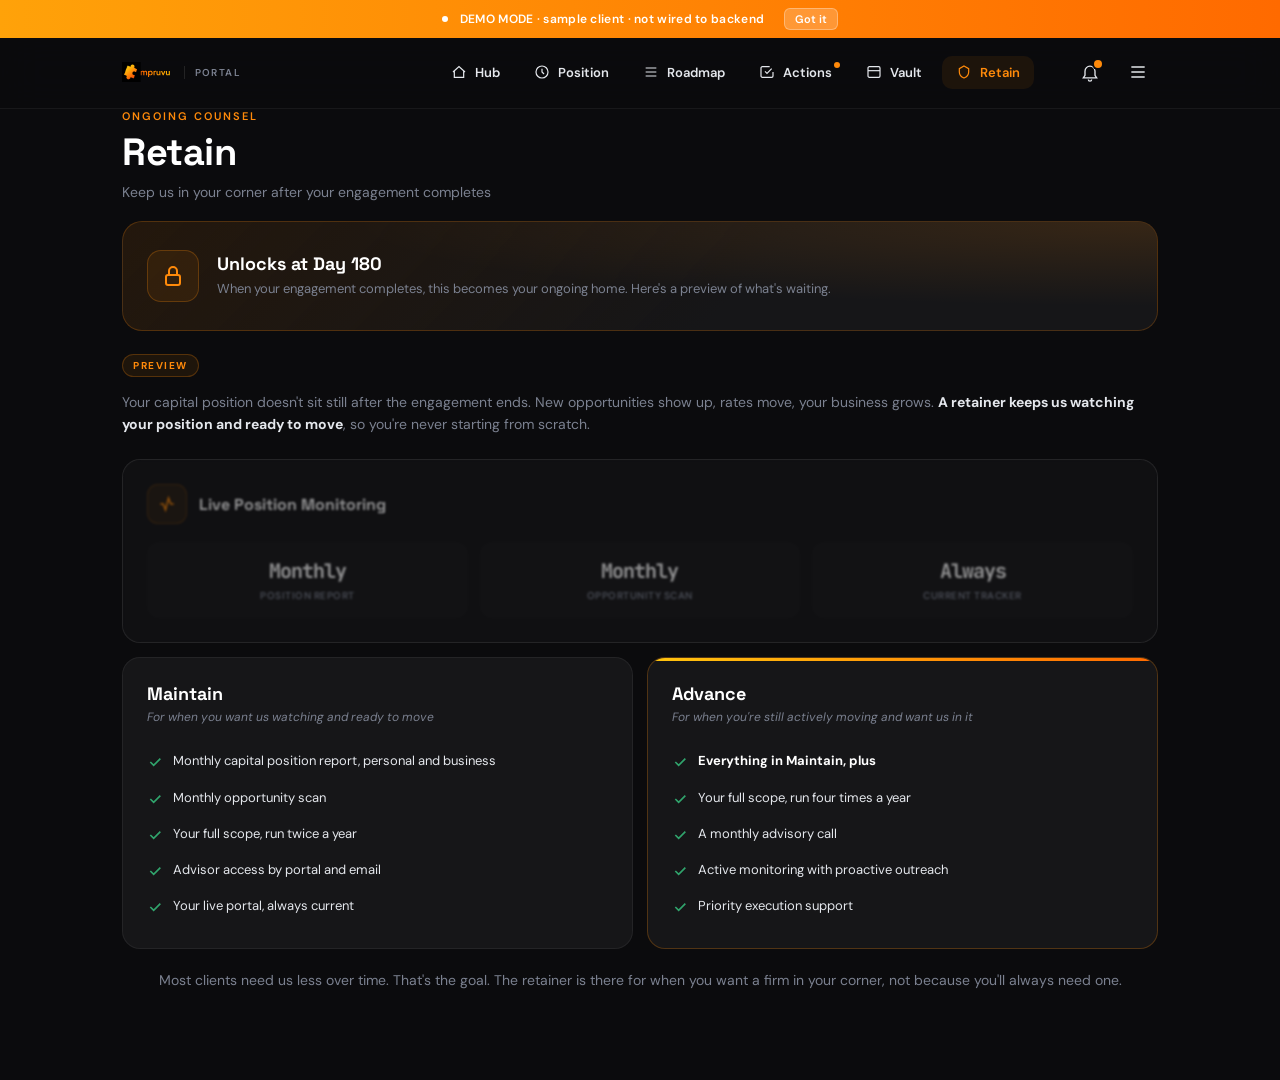
<file: retain.html>
<!DOCTYPE html>
<html lang="en">
<head>
<meta charset="UTF-8">
<meta name="viewport" content="width=device-width, initial-scale=1.0, viewport-fit=cover">
<meta name="theme-color" content="#0B0B0D">
<title>Retain | Impruvu Portal</title>
<link rel="preconnect" href="https://fonts.googleapis.com">
<link rel="preconnect" href="https://fonts.gstatic.com" crossorigin>
<link href="https://fonts.googleapis.com/css2?family=DM+Sans:wght@400;500;600;700;800&family=JetBrains+Mono:wght@400;500;700&family=Space+Grotesk:wght@500;700&display=swap" rel="stylesheet">
<link rel="stylesheet" href="shared/portal.css">
<style>
.lock-banner{background:linear-gradient(135deg,rgba(255,138,10,.10),var(--surface) 60%);border:1px solid rgba(255,138,10,.22);border-radius:20px;padding:28px 24px;margin-bottom:22px;display:flex;align-items:center;gap:18px;position:relative;overflow:hidden}
.lock-banner::before{content:'';position:absolute;inset:0;background:radial-gradient(ellipse at top right,var(--brand-glow),transparent 55%);pointer-events:none}
.lock-icon{width:52px;height:52px;border-radius:14px;background:var(--brand-50);border:1px solid rgba(255,138,10,.25);display:flex;align-items:center;justify-content:center;color:var(--brand);flex-shrink:0;position:relative}
.lock-icon svg{width:24px;height:24px;stroke-width:2}
.lock-body{position:relative}
.lock-title{font-family:var(--font-display);font-size:18px;font-weight:700;color:var(--text-strong);margin-bottom:4px}
.lock-sub{font-size:13px;color:var(--muted);line-height:1.5}
.preview-tag{display:inline-block;font-size:10px;font-weight:700;letter-spacing:1.5px;text-transform:uppercase;color:var(--brand);background:var(--brand-50);border:1px solid rgba(255,138,10,.25);padding:4px 10px;border-radius:100px;margin-bottom:14px}

.intro{font-size:14px;color:var(--muted);line-height:1.6;margin-bottom:24px}
.intro strong{color:var(--text)}

.tier-grid{display:grid;grid-template-columns:1fr;gap:14px;margin-bottom:8px}
.tier{background:var(--surface);border:1px solid var(--hairline);border-radius:18px;padding:24px;position:relative;overflow:hidden}
.tier.advance{border-color:rgba(255,138,10,.25)}
.tier.advance::before{content:'';position:absolute;top:0;left:0;right:0;height:3px;background:linear-gradient(90deg,var(--brand-gold),var(--brand-deep))}
.tier-name{font-family:var(--font-display);font-size:18px;font-weight:700;color:var(--text-strong);margin-bottom:4px}
.tier-for{font-size:12px;color:var(--muted);font-style:italic;margin-bottom:18px}
.tier-feat{display:flex;align-items:flex-start;gap:10px;padding:9px 0;font-size:13px;color:var(--text);line-height:1.4}
.tier-feat svg{width:16px;height:16px;stroke-width:2.5;color:var(--good);flex-shrink:0;margin-top:2px}
.tier-feat.head{font-weight:700;color:var(--text-strong)}

.monitor-card{background:var(--surface);border:1px solid var(--hairline);border-radius:18px;padding:24px;margin-bottom:14px}
.monitor-head{display:flex;align-items:center;gap:12px;margin-bottom:18px}
.monitor-head-icon{width:40px;height:40px;border-radius:11px;background:var(--brand-50);border:1px solid rgba(255,138,10,.2);color:var(--brand);display:flex;align-items:center;justify-content:center;flex-shrink:0}
.monitor-head-icon svg{width:18px;height:18px;stroke-width:2}
.monitor-head-title{font-family:var(--font-display);font-size:16px;font-weight:700;color:var(--text-strong)}
.monitor-grid{display:grid;grid-template-columns:repeat(3,1fr);gap:12px}
.monitor-stat{text-align:center;padding:16px 8px;background:rgba(255,255,255,.02);border-radius:12px}
.monitor-stat-val{font-family:var(--font-mono);font-size:20px;font-weight:700;color:var(--text-strong);letter-spacing:-1px}
.monitor-stat-label{font-size:10px;font-weight:600;letter-spacing:.5px;text-transform:uppercase;color:var(--muted);margin-top:5px;line-height:1.3}
.locked-overlay{position:relative}
.locked-overlay::after{content:'';position:absolute;inset:0;background:rgba(11,11,13,.45);border-radius:18px;backdrop-filter:blur(1px);pointer-events:none}

@media (min-width:768px){.tier-grid{grid-template-columns:1fr 1fr}}
</style>
</head>
<body>

<div id="portal-nav" data-active="retain"></div>

<main class="page">

  <div class="greeting fade d1">
    <div class="greeting-eyebrow">Ongoing Counsel</div>
    <h1 class="greeting-h1">Retain</h1>
    <p class="greeting-sub">Keep us in your corner after your engagement completes</p>
  </div>

  <div class="lock-banner fade d2">
    <div class="lock-icon"><svg viewBox="0 0 24 24" fill="none" stroke="currentColor"><rect x="5" y="11" width="14" height="10" rx="2"/><path d="M8 11V7a4 4 0 018 0v4"/></svg></div>
    <div class="lock-body">
      <div class="lock-title">Unlocks at Day 180</div>
      <div class="lock-sub">When your engagement completes, this becomes your ongoing home. Here's a preview of what's waiting.</div>
    </div>
  </div>

  <span class="preview-tag fade d2">Preview</span>
  <p class="intro fade d2">Your capital position doesn't sit still after the engagement ends. New opportunities show up, rates move, your business grows. <strong>A retainer keeps us watching your position and ready to move</strong>, so you're never starting from scratch.</p>

  <div class="monitor-card locked-overlay fade d3">
    <div class="monitor-head">
      <div class="monitor-head-icon"><svg viewBox="0 0 24 24" fill="none" stroke="currentColor"><path d="M3 12h4l3 8 4-16 3 8h4"/></svg></div>
      <div class="monitor-head-title">Live Position Monitoring</div>
    </div>
    <div class="monitor-grid">
      <div class="monitor-stat"><div class="monitor-stat-val">Monthly</div><div class="monitor-stat-label">Position Report</div></div>
      <div class="monitor-stat"><div class="monitor-stat-val">Monthly</div><div class="monitor-stat-label">Opportunity Scan</div></div>
      <div class="monitor-stat"><div class="monitor-stat-val">Always</div><div class="monitor-stat-label">Current Tracker</div></div>
    </div>
  </div>

  <div class="tier-grid fade d4">
    <div class="tier maintain">
      <div class="tier-name">Maintain</div>
      <div class="tier-for">For when you want us watching and ready to move</div>
      <div class="tier-feat"><svg viewBox="0 0 24 24" fill="none" stroke="currentColor"><path d="M5 12l5 5L20 7"/></svg>Monthly capital position report, personal and business</div>
      <div class="tier-feat"><svg viewBox="0 0 24 24" fill="none" stroke="currentColor"><path d="M5 12l5 5L20 7"/></svg>Monthly opportunity scan</div>
      <div class="tier-feat"><svg viewBox="0 0 24 24" fill="none" stroke="currentColor"><path d="M5 12l5 5L20 7"/></svg>Your full scope, run twice a year</div>
      <div class="tier-feat"><svg viewBox="0 0 24 24" fill="none" stroke="currentColor"><path d="M5 12l5 5L20 7"/></svg>Advisor access by portal and email</div>
      <div class="tier-feat"><svg viewBox="0 0 24 24" fill="none" stroke="currentColor"><path d="M5 12l5 5L20 7"/></svg>Your live portal, always current</div>
    </div>
    <div class="tier advance">
      <div class="tier-name">Advance</div>
      <div class="tier-for">For when you're still actively moving and want us in it</div>
      <div class="tier-feat head"><svg viewBox="0 0 24 24" fill="none" stroke="currentColor"><path d="M5 12l5 5L20 7"/></svg>Everything in Maintain, plus</div>
      <div class="tier-feat"><svg viewBox="0 0 24 24" fill="none" stroke="currentColor"><path d="M5 12l5 5L20 7"/></svg>Your full scope, run four times a year</div>
      <div class="tier-feat"><svg viewBox="0 0 24 24" fill="none" stroke="currentColor"><path d="M5 12l5 5L20 7"/></svg>A monthly advisory call</div>
      <div class="tier-feat"><svg viewBox="0 0 24 24" fill="none" stroke="currentColor"><path d="M5 12l5 5L20 7"/></svg>Active monitoring with proactive outreach</div>
      <div class="tier-feat"><svg viewBox="0 0 24 24" fill="none" stroke="currentColor"><path d="M5 12l5 5L20 7"/></svg>Priority execution support</div>
    </div>
  </div>

  <p class="intro fade d5" style="margin-top:20px;text-align:center">Most clients need us less over time. That's the goal. The retainer is there for when you want a firm in your corner, not because you'll always need one.</p>

</main>

<script src="shared/portal-nav.js"></script>
<script src="shared/portal-demo.js"></script>
</body>
</html>
</file>
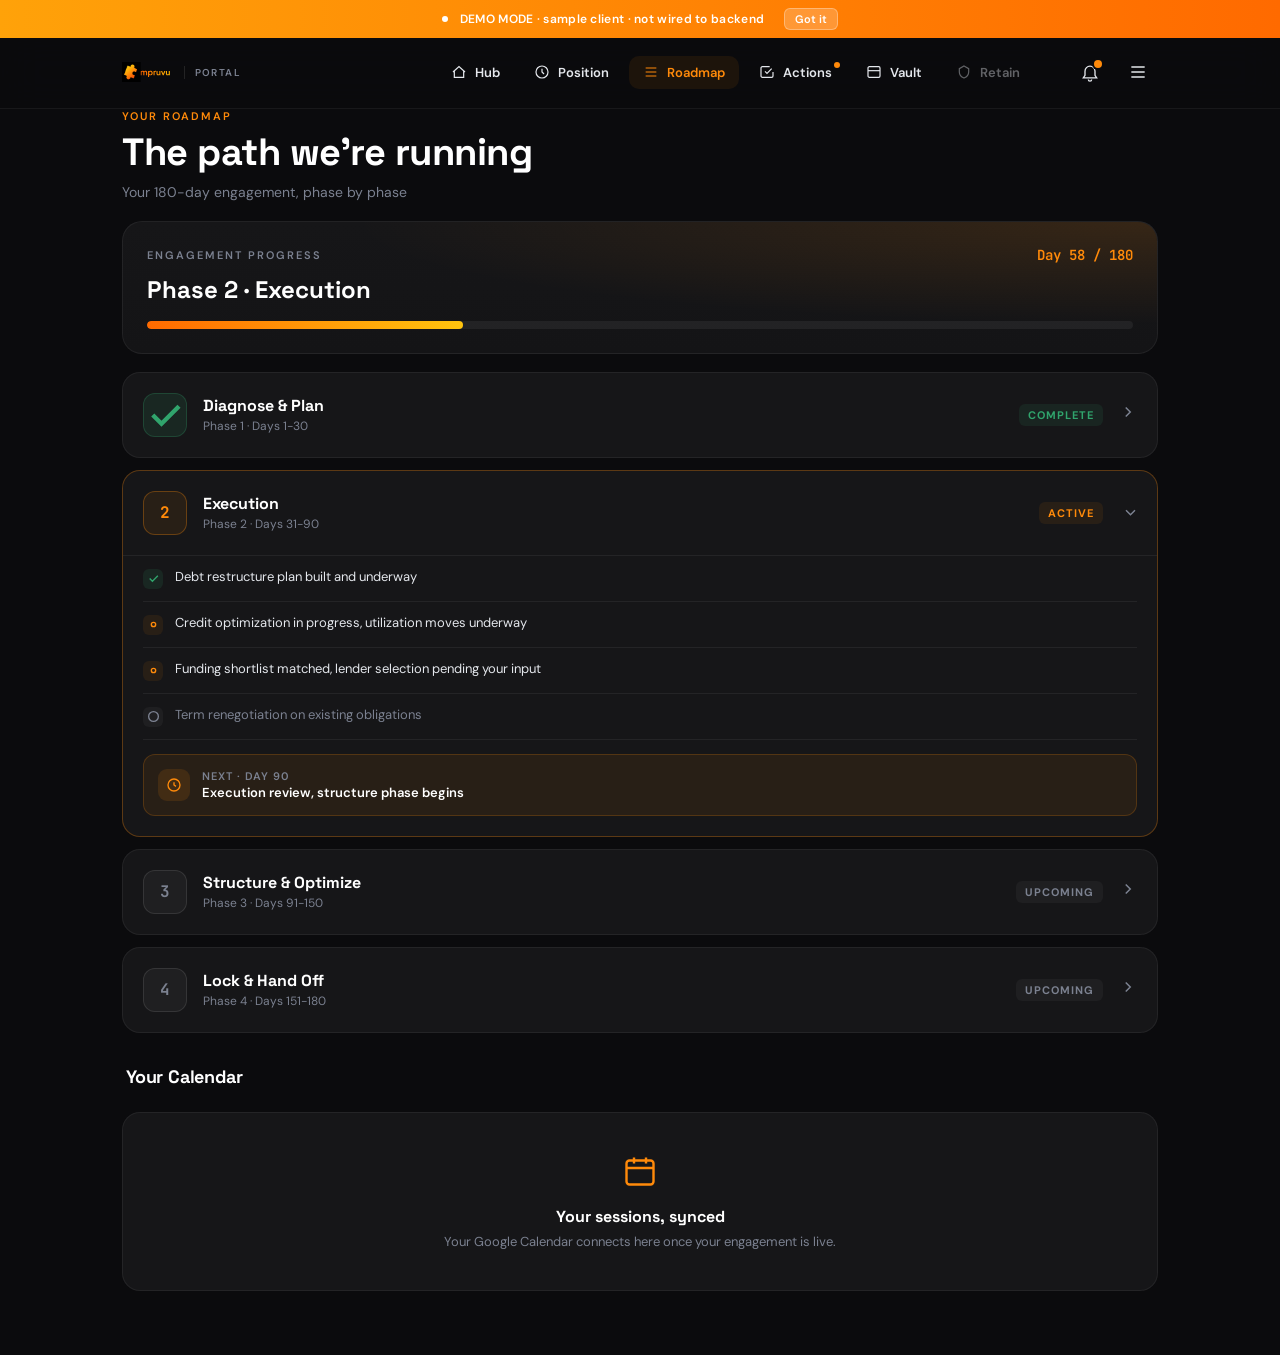
<file: roadmap.html>
<!DOCTYPE html>
<html lang="en">
<head>
<meta charset="UTF-8">
<meta name="viewport" content="width=device-width, initial-scale=1.0, viewport-fit=cover">
<meta name="theme-color" content="#0B0B0D">
<title>Roadmap | Impruvu Portal</title>
<link rel="preconnect" href="https://fonts.googleapis.com">
<link rel="preconnect" href="https://fonts.gstatic.com" crossorigin>
<link href="https://fonts.googleapis.com/css2?family=DM+Sans:wght@400;500;600;700;800&family=JetBrains+Mono:wght@400;500;700&family=Space+Grotesk:wght@500;700&display=swap" rel="stylesheet">
<link rel="stylesheet" href="shared/portal.css">
<style>
.timeline-head{background:linear-gradient(180deg,var(--surface),var(--dark));border:1px solid var(--hairline);border-radius:20px;padding:24px;margin-bottom:18px;position:relative;overflow:hidden}
.timeline-head::before{content:'';position:absolute;inset:0;background:radial-gradient(ellipse at top right,var(--brand-glow),transparent 55%);pointer-events:none}
.timeline-head-top{display:flex;align-items:center;justify-content:space-between;position:relative}
.timeline-head-label{font-size:11px;font-weight:600;letter-spacing:2px;text-transform:uppercase;color:var(--muted)}
.timeline-head-day{font-family:var(--font-mono);font-size:14px;font-weight:600;color:var(--brand)}
.timeline-head-title{font-family:var(--font-display);font-size:24px;font-weight:700;color:var(--text-strong);margin:10px 0 16px;position:relative}
.timeline-bar{height:8px;border-radius:4px;background:rgba(255,255,255,.06);overflow:hidden;position:relative}
.timeline-bar-fill{height:100%;background:linear-gradient(90deg,var(--brand-deep),var(--brand-gold));border-radius:4px}

.phase{background:var(--surface);border:1px solid var(--hairline);border-radius:18px;margin-bottom:12px;overflow:hidden;transition:border-color .15s}
.phase.active{border-color:rgba(255,138,10,.3)}
.phase-head{display:flex;align-items:center;gap:16px;padding:20px;cursor:pointer;width:100%;text-align:left}
.phase-num{width:44px;height:44px;border-radius:12px;display:flex;align-items:center;justify-content:center;flex-shrink:0;font-family:var(--font-mono);font-weight:700;font-size:16px}
.phase.done .phase-num{background:rgba(48,164,108,.12);color:var(--good);border:1px solid rgba(48,164,108,.25)}
.phase.active .phase-num{background:var(--brand-50);color:var(--brand);border:1px solid rgba(255,138,10,.3)}
.phase.pending .phase-num{background:rgba(255,255,255,.04);color:var(--muted);border:1px solid var(--hairline-2)}
.phase-info{flex:1;min-width:0}
.phase-name{font-family:var(--font-display);font-size:16px;font-weight:700;color:var(--text-strong);line-height:1.2}
.phase-days{font-size:12px;color:var(--muted);margin-top:3px}
.phase-status{font-size:11px;font-weight:700;letter-spacing:1px;text-transform:uppercase;padding:4px 9px;border-radius:6px;flex-shrink:0}
.phase.done .phase-status{background:rgba(48,164,108,.10);color:var(--good)}
.phase.active .phase-status{background:var(--brand-50);color:var(--brand)}
.phase.pending .phase-status{background:rgba(255,255,255,.04);color:var(--muted)}
.phase-chevron{color:var(--muted);flex-shrink:0;transition:transform .2s}
.phase-chevron svg{width:18px;height:18px;stroke-width:2}
.phase.open .phase-chevron{transform:rotate(90deg)}
.phase-body{max-height:0;overflow:hidden;transition:max-height .3s ease}
.phase.open .phase-body{max-height:600px}
.phase-body-inner{padding:0 20px 20px 20px;border-top:1px solid var(--hairline)}
.phase-item{display:flex;align-items:flex-start;gap:12px;padding:12px 0;border-bottom:1px solid var(--hairline)}
.phase-item:last-of-type{border-bottom:none}
.phase-item-icon{width:20px;height:20px;border-radius:6px;flex-shrink:0;display:flex;align-items:center;justify-content:center;margin-top:1px}
.phase-item.done .phase-item-icon{background:rgba(48,164,108,.12);color:var(--good)}
.phase-item.active .phase-item-icon{background:var(--brand-50);color:var(--brand)}
.phase-item.pending .phase-item-icon{background:rgba(255,255,255,.04);color:var(--muted)}
.phase-item-icon svg{width:13px;height:13px;stroke-width:2.5}
.phase-item-text{font-size:13px;color:var(--text);line-height:1.4;flex:1}
.phase-item.pending .phase-item-text{color:var(--muted)}
.phase-gate{margin-top:14px;padding:14px;border-radius:12px;background:var(--brand-50);border:1px solid rgba(255,138,10,.2);display:flex;align-items:center;gap:12px}
.phase-gate-icon{width:32px;height:32px;border-radius:9px;background:rgba(255,138,10,.12);color:var(--brand);display:flex;align-items:center;justify-content:center;flex-shrink:0}
.phase-gate-icon svg{width:16px;height:16px;stroke-width:2}
.phase-gate-label{font-size:11px;font-weight:600;letter-spacing:1px;text-transform:uppercase;color:var(--muted)}
.phase-gate-detail{font-size:13px;font-weight:600;color:var(--text-strong);margin-top:1px}

.calendar-slot{margin-top:24px;background:var(--surface);border:1px solid var(--hairline);border-radius:18px;padding:40px 24px;text-align:center}
.calendar-slot svg{width:36px;height:36px;color:var(--brand);stroke-width:1.6;margin-bottom:12px}
.calendar-slot-title{font-family:var(--font-display);font-size:16px;font-weight:700;color:var(--text-strong);margin-bottom:6px}
.calendar-slot-sub{font-size:13px;color:var(--muted)}
</style>
</head>
<body>

<div id="portal-nav" data-active="roadmap"></div>

<main class="page">

  <div class="greeting fade d1">
    <div class="greeting-eyebrow">Your Roadmap</div>
    <h1 class="greeting-h1">The path we're running</h1>
    <p class="greeting-sub">Your 180-day engagement, phase by phase</p>
  </div>

  <div class="timeline-head fade d2">
    <div class="timeline-head-top">
      <span class="timeline-head-label">Engagement Progress</span>
      <span class="timeline-head-day">Day 58 / 180</span>
    </div>
    <div class="timeline-head-title">Phase 2 · Execution</div>
    <div class="timeline-bar"><div class="timeline-bar-fill" style="width:32%"></div></div>
  </div>

  <!-- P1 DONE -->
  <div class="phase done fade d2">
    <button class="phase-head">
      <div class="phase-num"><svg viewBox="0 0 24 24" fill="none" stroke="currentColor" stroke-width="2.5"><path d="M5 12l5 5L20 7"/></svg></div>
      <div class="phase-info"><div class="phase-name">Diagnose & Plan</div><div class="phase-days">Phase 1 · Days 1-30</div></div>
      <span class="phase-status">Complete</span>
      <span class="phase-chevron"><svg viewBox="0 0 24 24" fill="none" stroke="currentColor"><path d="M9 6l6 6-6 6"/></svg></span>
    </button>
    <div class="phase-body"><div class="phase-body-inner">
      <div class="phase-item done"><div class="phase-item-icon"><svg viewBox="0 0 24 24" fill="none" stroke="currentColor"><path d="M5 12l5 5L20 7"/></svg></div><div class="phase-item-text">Full capital position review across all five pillars</div></div>
      <div class="phase-item done"><div class="phase-item-icon"><svg viewBox="0 0 24 24" fill="none" stroke="currentColor"><path d="M5 12l5 5L20 7"/></svg></div><div class="phase-item-text">Opening strategy session and objective set</div></div>
      <div class="phase-item done"><div class="phase-item-icon"><svg viewBox="0 0 24 24" fill="none" stroke="currentColor"><path d="M5 12l5 5L20 7"/></svg></div><div class="phase-item-text">Move sequence mapped against dependencies</div></div>
      <div class="phase-gate"><div class="phase-gate-icon"><svg viewBox="0 0 24 24" fill="none" stroke="currentColor"><path d="M5 12l5 5L20 7"/></svg></div><div><div class="phase-gate-label">Completed Day 30</div><div class="phase-gate-detail">Plan locked, execution sequence approved</div></div></div>
    </div></div>
  </div>

  <!-- P2 ACTIVE -->
  <div class="phase active open fade d3">
    <button class="phase-head">
      <div class="phase-num">2</div>
      <div class="phase-info"><div class="phase-name">Execution</div><div class="phase-days">Phase 2 · Days 31-90</div></div>
      <span class="phase-status">Active</span>
      <span class="phase-chevron"><svg viewBox="0 0 24 24" fill="none" stroke="currentColor"><path d="M9 6l6 6-6 6"/></svg></span>
    </button>
    <div class="phase-body"><div class="phase-body-inner">
      <div class="phase-item done"><div class="phase-item-icon"><svg viewBox="0 0 24 24" fill="none" stroke="currentColor"><path d="M5 12l5 5L20 7"/></svg></div><div class="phase-item-text">Debt restructure plan built and underway</div></div>
      <div class="phase-item active"><div class="phase-item-icon"><svg viewBox="0 0 24 24" fill="none" stroke="currentColor"><circle cx="12" cy="12" r="4"/></svg></div><div class="phase-item-text">Credit optimization in progress, utilization moves underway</div></div>
      <div class="phase-item active"><div class="phase-item-icon"><svg viewBox="0 0 24 24" fill="none" stroke="currentColor"><circle cx="12" cy="12" r="4"/></svg></div><div class="phase-item-text">Funding shortlist matched, lender selection pending your input</div></div>
      <div class="phase-item pending"><div class="phase-item-icon"><svg viewBox="0 0 24 24" fill="none" stroke="currentColor"><circle cx="12" cy="12" r="9"/></svg></div><div class="phase-item-text">Term renegotiation on existing obligations</div></div>
      <div class="phase-gate"><div class="phase-gate-icon"><svg viewBox="0 0 24 24" fill="none" stroke="currentColor"><path d="M12 8v4l3 2"/><circle cx="12" cy="12" r="9"/></svg></div><div><div class="phase-gate-label">Next · Day 90</div><div class="phase-gate-detail">Execution review, structure phase begins</div></div></div>
    </div></div>
  </div>

  <!-- P3 PENDING -->
  <div class="phase pending fade d4">
    <button class="phase-head">
      <div class="phase-num">3</div>
      <div class="phase-info"><div class="phase-name">Structure & Optimize</div><div class="phase-days">Phase 3 · Days 91-150</div></div>
      <span class="phase-status">Upcoming</span>
      <span class="phase-chevron"><svg viewBox="0 0 24 24" fill="none" stroke="currentColor"><path d="M9 6l6 6-6 6"/></svg></span>
    </button>
    <div class="phase-body"><div class="phase-body-inner">
      <div class="phase-item pending"><div class="phase-item-icon"><svg viewBox="0 0 24 24" fill="none" stroke="currentColor"><circle cx="12" cy="12" r="9"/></svg></div><div class="phase-item-text">Multi-entity structuring for liability and tax positioning</div></div>
      <div class="phase-item pending"><div class="phase-item-icon"><svg viewBox="0 0 24 24" fill="none" stroke="currentColor"><circle cx="12" cy="12" r="9"/></svg></div><div class="phase-item-text">Financial resource introductions activated</div></div>
      <div class="phase-item pending"><div class="phase-item-icon"><svg viewBox="0 0 24 24" fill="none" stroke="currentColor"><circle cx="12" cy="12" r="9"/></svg></div><div class="phase-item-text">Funding round executed on optimized position</div></div>
      <div class="phase-gate"><div class="phase-gate-icon"><svg viewBox="0 0 24 24" fill="none" stroke="currentColor"><path d="M12 8v4l3 2"/><circle cx="12" cy="12" r="9"/></svg></div><div><div class="phase-gate-label">Day 150</div><div class="phase-gate-detail">Structure review, Capital Playbook drafted</div></div></div>
    </div></div>
  </div>

  <!-- P4 PENDING -->
  <div class="phase pending fade d4">
    <button class="phase-head">
      <div class="phase-num">4</div>
      <div class="phase-info"><div class="phase-name">Lock & Hand Off</div><div class="phase-days">Phase 4 · Days 151-180</div></div>
      <span class="phase-status">Upcoming</span>
      <span class="phase-chevron"><svg viewBox="0 0 24 24" fill="none" stroke="currentColor"><path d="M9 6l6 6-6 6"/></svg></span>
    </button>
    <div class="phase-body"><div class="phase-body-inner">
      <div class="phase-item pending"><div class="phase-item-icon"><svg viewBox="0 0 24 24" fill="none" stroke="currentColor"><circle cx="12" cy="12" r="9"/></svg></div><div class="phase-item-text">Final Capital Playbook delivered, your complete record and roadmap</div></div>
      <div class="phase-item pending"><div class="phase-item-icon"><svg viewBox="0 0 24 24" fill="none" stroke="currentColor"><circle cx="12" cy="12" r="9"/></svg></div><div class="phase-item-text">Closing strategy session and position walkthrough</div></div>
      <div class="phase-item pending"><div class="phase-item-icon"><svg viewBox="0 0 24 24" fill="none" stroke="currentColor"><circle cx="12" cy="12" r="9"/></svg></div><div class="phase-item-text">Ongoing counsel options reviewed</div></div>
      <div class="phase-gate"><div class="phase-gate-icon"><svg viewBox="0 0 24 24" fill="none" stroke="currentColor"><path d="M12 3l7 4v5c0 4.5-3 7.5-7 9-4-1.5-7-4.5-7-9V7z"/></svg></div><div><div class="phase-gate-label">Day 180</div><div class="phase-gate-detail">Engagement complete, Retain unlocks</div></div></div>
    </div></div>
  </div>

  <div class="section-head fade d5" id="calendar"><h2 class="section-title">Your Calendar</h2></div>
  <div class="calendar-slot fade d5">
    <svg viewBox="0 0 24 24" fill="none" stroke="currentColor"><rect x="3" y="5" width="18" height="16" rx="2"/><path d="M16 3v4M8 3v4M3 10h18"/></svg>
    <div class="calendar-slot-title">Your sessions, synced</div>
    <div class="calendar-slot-sub">Your Google Calendar connects here once your engagement is live.</div>
  </div>

</main>

<script src="shared/portal-nav.js"></script>
<script src="shared/portal-demo.js"></script>
<script>
document.querySelectorAll('.phase-head').forEach(h=>h.addEventListener('click',()=>h.closest('.phase').classList.toggle('open')));
</script>
</body>
</html>
</file>
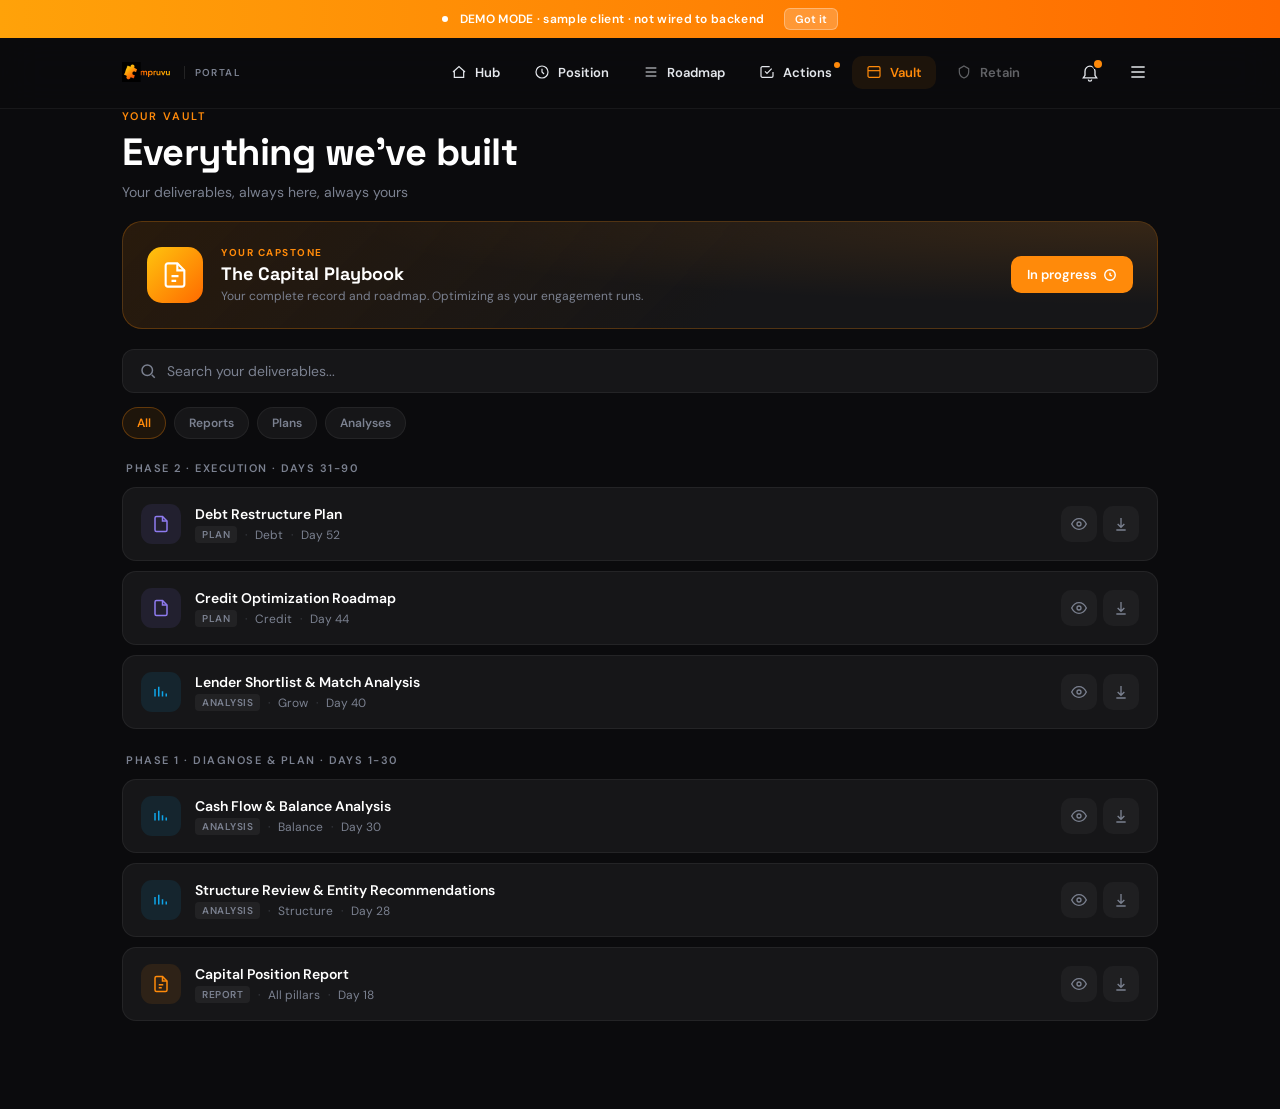
<file: vault.html>
<!DOCTYPE html>
<html lang="en">
<head>
<meta charset="UTF-8">
<meta name="viewport" content="width=device-width, initial-scale=1.0, viewport-fit=cover">
<meta name="theme-color" content="#0B0B0D">
<title>Vault | Impruvu Portal</title>
<link rel="preconnect" href="https://fonts.googleapis.com">
<link rel="preconnect" href="https://fonts.gstatic.com" crossorigin>
<link href="https://fonts.googleapis.com/css2?family=DM+Sans:wght@400;500;600;700;800&family=JetBrains+Mono:wght@400;500;700&family=Space+Grotesk:wght@500;700&display=swap" rel="stylesheet">
<link rel="stylesheet" href="shared/portal.css">
<style>
/* Featured Capital Playbook */
.playbook-card{background:linear-gradient(135deg,rgba(255,138,10,.12),var(--surface) 60%);border:1px solid rgba(255,138,10,.25);border-radius:20px;padding:24px;margin-bottom:20px;display:flex;align-items:center;gap:18px;position:relative;overflow:hidden}
.playbook-card::before{content:'';position:absolute;inset:0;background:radial-gradient(ellipse at top right,var(--brand-glow),transparent 55%);pointer-events:none}
.playbook-icon{width:56px;height:56px;border-radius:15px;background:linear-gradient(135deg,var(--brand-gold),var(--brand-deep));display:flex;align-items:center;justify-content:center;flex-shrink:0;color:#fff;position:relative}
.playbook-icon svg{width:28px;height:28px;stroke-width:1.8}
.playbook-body{flex:1;min-width:0;position:relative}
.playbook-label{font-size:10px;font-weight:700;letter-spacing:1.5px;text-transform:uppercase;color:var(--brand);margin-bottom:4px}
.playbook-title{font-family:var(--font-display);font-size:18px;font-weight:700;color:var(--text-strong);line-height:1.2;margin-bottom:4px}
.playbook-sub{font-size:12px;color:var(--muted)}
.playbook-cta{flex-shrink:0;display:inline-flex;align-items:center;gap:6px;background:var(--brand);color:#fff;font-size:13px;font-weight:600;padding:10px 16px;border-radius:10px;position:relative;transition:background .15s}
.playbook-cta:hover{background:var(--brand-deep)}
.playbook-cta svg{width:14px;height:14px;stroke-width:2.4}
@media (max-width:560px){.playbook-card{flex-wrap:wrap}.playbook-cta{width:100%;justify-content:center}}

.search-box{display:flex;align-items:center;gap:10px;background:var(--surface);border:1px solid var(--hairline);border-radius:12px;padding:12px 16px;margin-bottom:14px}
.search-box svg{width:18px;height:18px;color:var(--muted);stroke-width:2;flex-shrink:0}
.search-box input{flex:1;background:none;border:none;outline:none;color:var(--text);font-family:var(--font-body);font-size:14px}
.search-box input::placeholder{color:var(--muted)}

.filter-chips{display:flex;gap:8px;overflow-x:auto;padding-bottom:4px;margin-bottom:18px;-webkit-overflow-scrolling:touch}
.filter-chip{flex-shrink:0;padding:7px 14px;border-radius:100px;font-size:12px;font-weight:600;color:var(--muted);background:var(--surface);border:1px solid var(--hairline);transition:all .15s;white-space:nowrap}
.filter-chip.active{background:var(--brand-50);border-color:rgba(255,138,10,.3);color:var(--brand)}

.vault-group{margin-bottom:24px}
.vault-group-label{font-size:11px;font-weight:600;letter-spacing:1.5px;text-transform:uppercase;color:var(--muted);margin:0 4px 12px}
.vault-item{background:var(--surface);border:1px solid var(--hairline);border-radius:14px;padding:16px 18px;display:flex;align-items:center;gap:14px;margin-bottom:10px;transition:border-color .15s,transform .1s}
.vault-item:hover{border-color:var(--hairline-2)}
.vault-item.hidden{display:none}
.vault-type{width:40px;height:40px;border-radius:11px;display:flex;align-items:center;justify-content:center;flex-shrink:0}
.vault-type svg{width:18px;height:18px;stroke-width:2}
.vault-type.report{background:rgba(255,138,10,.10);color:var(--brand)}
.vault-type.plan{background:rgba(142,123,239,.10);color:var(--pillar-structure)}
.vault-type.analysis{background:rgba(14,165,233,.10);color:var(--pillar-balance)}
.vault-type.playbook{background:linear-gradient(135deg,var(--brand-gold),var(--brand-deep));color:#fff}
.vault-body{flex:1;min-width:0}
.vault-title{font-size:14px;font-weight:600;color:var(--text-strong);line-height:1.3;margin-bottom:3px}
.vault-meta{font-size:12px;color:var(--muted);display:flex;align-items:center;gap:8px;flex-wrap:wrap}
.vault-meta .sep{opacity:.4}
.vault-meta .vtag{font-size:10px;font-weight:600;letter-spacing:.5px;text-transform:uppercase;padding:2px 7px;border-radius:4px;background:rgba(255,255,255,.05)}
.vault-actions{display:flex;gap:6px;flex-shrink:0}
.vault-btn{width:36px;height:36px;border-radius:10px;background:rgba(255,255,255,.04);display:flex;align-items:center;justify-content:center;color:var(--muted);transition:background .15s,color .15s}
.vault-btn:hover{background:var(--brand);color:#fff}
.vault-btn svg{width:16px;height:16px;stroke-width:2}
.empty{text-align:center;padding:48px 24px;color:var(--muted);font-size:14px;display:none}
.empty.show{display:block}
</style>
</head>
<body>

<div id="portal-nav" data-active="vault"></div>

<main class="page">

  <div class="greeting fade d1">
    <div class="greeting-eyebrow">Your Vault</div>
    <h1 class="greeting-h1">Everything we've built</h1>
    <p class="greeting-sub">Your deliverables, always here, always yours</p>
  </div>

  <div class="playbook-card fade d2">
    <div class="playbook-icon"><svg viewBox="0 0 24 24" fill="none" stroke="currentColor"><path d="M4 4v16a2 2 0 002 2h12a2 2 0 002-2V8l-6-6H6a2 2 0 00-2 2z"/><path d="M14 2v6h6M9 13h6M9 17h4"/></svg></div>
    <div class="playbook-body">
      <div class="playbook-label">Your Capstone</div>
      <div class="playbook-title">The Capital Playbook</div>
      <div class="playbook-sub">Your complete record and roadmap. Optimizing as your engagement runs.</div>
    </div>
    <a href="#" class="playbook-cta">In progress <svg viewBox="0 0 24 24" fill="none" stroke="currentColor"><path d="M12 8v4l3 2"/><circle cx="12" cy="12" r="9"/></svg></a>
  </div>

  <div class="search-box fade d2">
    <svg viewBox="0 0 24 24" fill="none" stroke="currentColor"><circle cx="11" cy="11" r="7"/><path d="M21 21l-4-4"/></svg>
    <input type="text" id="vaultSearch" placeholder="Search your deliverables...">
  </div>

  <div class="filter-chips fade d3">
    <button class="filter-chip active" data-type="all">All</button>
    <button class="filter-chip" data-type="report">Reports</button>
    <button class="filter-chip" data-type="plan">Plans</button>
    <button class="filter-chip" data-type="analysis">Analyses</button>
  </div>

  <div id="vaultContent">
    <div class="vault-group">
      <div class="vault-group-label">Phase 2 · Execution · Days 31-90</div>
      <div class="vault-item" data-type="plan" data-title="debt restructure plan">
        <div class="vault-type plan"><svg viewBox="0 0 24 24" fill="none" stroke="currentColor"><path d="M4 4v16a2 2 0 002 2h12a2 2 0 002-2V8l-6-6H6a2 2 0 00-2 2z"/><path d="M14 2v6h6"/></svg></div>
        <div class="vault-body"><div class="vault-title">Debt Restructure Plan</div><div class="vault-meta"><span class="vtag">Plan</span><span class="sep">·</span><span>Debt</span><span class="sep">·</span><span>Day 52</span></div></div>
        <div class="vault-actions"><a href="#" class="vault-btn"><svg viewBox="0 0 24 24" fill="none" stroke="currentColor"><path d="M1 12s4-8 11-8 11 8 11 8-4 8-11 8-11-8-11-8z"/><circle cx="12" cy="12" r="3"/></svg></a><a href="#" class="vault-btn"><svg viewBox="0 0 24 24" fill="none" stroke="currentColor"><path d="M12 3v14M7 12l5 5 5-5M5 21h14"/></svg></a></div>
      </div>
      <div class="vault-item" data-type="plan" data-title="credit optimization roadmap">
        <div class="vault-type plan"><svg viewBox="0 0 24 24" fill="none" stroke="currentColor"><path d="M4 4v16a2 2 0 002 2h12a2 2 0 002-2V8l-6-6H6a2 2 0 00-2 2z"/><path d="M14 2v6h6"/></svg></div>
        <div class="vault-body"><div class="vault-title">Credit Optimization Roadmap</div><div class="vault-meta"><span class="vtag">Plan</span><span class="sep">·</span><span>Credit</span><span class="sep">·</span><span>Day 44</span></div></div>
        <div class="vault-actions"><a href="#" class="vault-btn"><svg viewBox="0 0 24 24" fill="none" stroke="currentColor"><path d="M1 12s4-8 11-8 11 8 11 8-4 8-11 8-11-8-11-8z"/><circle cx="12" cy="12" r="3"/></svg></a><a href="#" class="vault-btn"><svg viewBox="0 0 24 24" fill="none" stroke="currentColor"><path d="M12 3v14M7 12l5 5 5-5M5 21h14"/></svg></a></div>
      </div>
      <div class="vault-item" data-type="analysis" data-title="lender shortlist">
        <div class="vault-type analysis"><svg viewBox="0 0 24 24" fill="none" stroke="currentColor"><path d="M4 18V8M9 18V5M14 18v-7M19 18v-4"/></svg></div>
        <div class="vault-body"><div class="vault-title">Lender Shortlist & Match Analysis</div><div class="vault-meta"><span class="vtag">Analysis</span><span class="sep">·</span><span>Grow</span><span class="sep">·</span><span>Day 40</span></div></div>
        <div class="vault-actions"><a href="#" class="vault-btn"><svg viewBox="0 0 24 24" fill="none" stroke="currentColor"><path d="M1 12s4-8 11-8 11 8 11 8-4 8-11 8-11-8-11-8z"/><circle cx="12" cy="12" r="3"/></svg></a><a href="#" class="vault-btn"><svg viewBox="0 0 24 24" fill="none" stroke="currentColor"><path d="M12 3v14M7 12l5 5 5-5M5 21h14"/></svg></a></div>
      </div>
    </div>

    <div class="vault-group">
      <div class="vault-group-label">Phase 1 · Diagnose & Plan · Days 1-30</div>
      <div class="vault-item" data-type="analysis" data-title="cash flow balance analysis">
        <div class="vault-type analysis"><svg viewBox="0 0 24 24" fill="none" stroke="currentColor"><path d="M4 18V8M9 18V5M14 18v-7M19 18v-4"/></svg></div>
        <div class="vault-body"><div class="vault-title">Cash Flow & Balance Analysis</div><div class="vault-meta"><span class="vtag">Analysis</span><span class="sep">·</span><span>Balance</span><span class="sep">·</span><span>Day 30</span></div></div>
        <div class="vault-actions"><a href="#" class="vault-btn"><svg viewBox="0 0 24 24" fill="none" stroke="currentColor"><path d="M1 12s4-8 11-8 11 8 11 8-4 8-11 8-11-8-11-8z"/><circle cx="12" cy="12" r="3"/></svg></a><a href="#" class="vault-btn"><svg viewBox="0 0 24 24" fill="none" stroke="currentColor"><path d="M12 3v14M7 12l5 5 5-5M5 21h14"/></svg></a></div>
      </div>
      <div class="vault-item" data-type="analysis" data-title="structure review entity recommendations">
        <div class="vault-type analysis"><svg viewBox="0 0 24 24" fill="none" stroke="currentColor"><path d="M4 18V8M9 18V5M14 18v-7M19 18v-4"/></svg></div>
        <div class="vault-body"><div class="vault-title">Structure Review & Entity Recommendations</div><div class="vault-meta"><span class="vtag">Analysis</span><span class="sep">·</span><span>Structure</span><span class="sep">·</span><span>Day 28</span></div></div>
        <div class="vault-actions"><a href="#" class="vault-btn"><svg viewBox="0 0 24 24" fill="none" stroke="currentColor"><path d="M1 12s4-8 11-8 11 8 11 8-4 8-11 8-11-8-11-8z"/><circle cx="12" cy="12" r="3"/></svg></a><a href="#" class="vault-btn"><svg viewBox="0 0 24 24" fill="none" stroke="currentColor"><path d="M12 3v14M7 12l5 5 5-5M5 21h14"/></svg></a></div>
      </div>
      <div class="vault-item" data-type="report" data-title="capital position report">
        <div class="vault-type report"><svg viewBox="0 0 24 24" fill="none" stroke="currentColor"><path d="M4 4v16a2 2 0 002 2h12a2 2 0 002-2V8l-6-6H6a2 2 0 00-2 2z"/><path d="M14 2v6h6M9 13h6M9 17h4"/></svg></div>
        <div class="vault-body"><div class="vault-title">Capital Position Report</div><div class="vault-meta"><span class="vtag">Report</span><span class="sep">·</span><span>All pillars</span><span class="sep">·</span><span>Day 18</span></div></div>
        <div class="vault-actions"><a href="#" class="vault-btn"><svg viewBox="0 0 24 24" fill="none" stroke="currentColor"><path d="M1 12s4-8 11-8 11 8 11 8-4 8-11 8-11-8-11-8z"/><circle cx="12" cy="12" r="3"/></svg></a><a href="#" class="vault-btn"><svg viewBox="0 0 24 24" fill="none" stroke="currentColor"><path d="M12 3v14M7 12l5 5 5-5M5 21h14"/></svg></a></div>
      </div>
    </div>
  </div>
  <div class="empty" id="vaultEmpty">No deliverables match your search.</div>

</main>

<script src="shared/portal-nav.js"></script>
<script src="shared/portal-demo.js"></script>
<script>
(function(){
  const chips=document.querySelectorAll('.filter-chip');
  const search=document.getElementById('vaultSearch');
  const items=document.querySelectorAll('.vault-item');
  const empty=document.getElementById('vaultEmpty');
  let type='all',q='';
  function apply(){
    let visible=0;
    items.forEach(it=>{
      const okType = type==='all'||it.dataset.type===type;
      const okQ = !q || (it.dataset.title||'').includes(q);
      const show = okType && okQ;
      it.classList.toggle('hidden',!show);
      if(show) visible++;
    });
    document.querySelectorAll('.vault-group').forEach(g=>{
      const any=[...g.querySelectorAll('.vault-item')].some(i=>!i.classList.contains('hidden'));
      g.style.display=any?'block':'none';
    });
    empty.classList.toggle('show',visible===0);
  }
  chips.forEach(c=>c.addEventListener('click',()=>{chips.forEach(x=>x.classList.remove('active'));c.classList.add('active');type=c.dataset.type;apply();}));
  search.addEventListener('input',()=>{q=search.value.toLowerCase().trim();apply();});
})();
</script>
</body>
</html>
</file>
<file: shared/portal.css>
/* ──────────────────────────────────────────────────────────────
   IMPRUVU CAPITAL ADVISORY - CLIENT PORTAL
   Shared stylesheet: tokens, nav, common components.
   Loaded by every portal screen. Dark theme, orange brand.
   No build step. No dependencies. No em dashes anywhere.
   ────────────────────────────────────────────────────────────── */

:root{
  /* Brand - Impruvu orange gradient (sampled from logo) */
  --brand:#FF8A0A;
  --brand-gold:#FFC40E;
  --brand-orange:#FFA209;
  --brand-deep:#FF6A00;
  --brand-50:rgba(255,138,10,.08);
  --brand-glow:rgba(255,138,10,.14);

  /* Neutrals - dark theme */
  --black:#0B0B0D;
  --dark:#141416;
  --surface:#161618;
  --surface-2:#1E1E21;
  --hairline:rgba(255,255,255,.06);
  --hairline-2:rgba(255,255,255,.10);
  --muted:#7B8190;
  --text:#E4E7EC;
  --text-strong:#FFFFFF;

  /* Pillars (locked order: Credit, Debt, Funding, Structure, Balance) */
  --pillar-credit:#FF8A0A;
  --pillar-debt:#E5484D;
  --pillar-funding:#30A46C; --pillar-grow:#30A46C;
  --pillar-structure:#8E7BEF;
  --pillar-balance:#0EA5E9;

  /* Status */
  --severe:#E5484D;
  --good:#30A46C;
  --warn:#F5A623;

  /* Fonts */
  --font-display:'Space Grotesk',sans-serif;
  --font-body:'DM Sans',sans-serif;
  --font-mono:'JetBrains Mono',monospace;

  /* Layout */
  --nav-h-desktop:72px;
  --tabbar-h:64px;
  --max-content:1100px;
  --safe-bottom:env(safe-area-inset-bottom,0px);
}

*,*::before,*::after{box-sizing:border-box;margin:0;padding:0}
html{font-size:16px;-webkit-text-size-adjust:100%}
body{
  font-family:var(--font-body);
  background:var(--black);
  color:var(--text);
  -webkit-font-smoothing:antialiased;
  -moz-osx-font-smoothing:grayscale;
  min-height:100vh;
  overflow-x:hidden;
  padding-bottom:calc(var(--tabbar-h) + var(--safe-bottom));
}
a{text-decoration:none;color:inherit}
button{font:inherit;color:inherit;background:none;border:none;cursor:pointer}

/* ──────────────────────────────────────────────────────────────
   TOP BAR
   ────────────────────────────────────────────────────────────── */
.topbar{
  position:sticky;top:0;left:0;right:0;z-index:50;
  background:rgba(11,11,13,.85);
  backdrop-filter:saturate(180%) blur(20px);
  -webkit-backdrop-filter:saturate(180%) blur(20px);
  border-bottom:1px solid var(--hairline);
}
.topbar-inner{
  max-width:var(--max-content);margin:0 auto;
  height:64px;padding:0 20px;
  display:flex;align-items:center;justify-content:space-between;gap:16px;
}
.brand-mark{display:flex;align-items:center;gap:10px;font-family:var(--font-display);font-weight:700;font-size:21px;letter-spacing:-.5px}
.brand-mark .logo-img{height:26px;width:auto;display:block}
.brand-mark .pill{font-family:var(--font-body);font-size:10px;letter-spacing:1.4px;text-transform:uppercase;color:var(--muted);font-weight:600;border-left:1px solid var(--hairline-2);padding-left:10px;margin-left:2px}

.topbar-desktop-nav{display:none}
.topbar-utility{display:flex;align-items:center;gap:8px}
.icon-btn{
  width:40px;height:40px;border-radius:10px;
  display:inline-flex;align-items:center;justify-content:center;
  color:var(--text);transition:background .15s,color .15s;
  position:relative;
}
.icon-btn:hover{background:var(--surface)}
.icon-btn .badge{
  position:absolute;top:8px;right:8px;
  width:8px;height:8px;border-radius:50%;
  background:var(--brand);
  box-shadow:0 0 0 2px var(--black);
}
.icon-btn svg{width:20px;height:20px;stroke-width:1.6}

/* ──────────────────────────────────────────────────────────────
   PAGE & GREETING
   ────────────────────────────────────────────────────────────── */
.page{
  max-width:var(--max-content);
  margin:0 auto;
  padding:24px 20px 32px;
}
.greeting{margin-bottom:20px}
.greeting-eyebrow{
  font-size:11px;font-weight:600;
  letter-spacing:2px;text-transform:uppercase;
  color:var(--brand);
  margin-bottom:8px;
}
.greeting-h1{
  font-family:var(--font-display);
  font-size:clamp(26px,5vw,34px);
  font-weight:700;
  color:var(--text-strong);
  line-height:1.15;
  letter-spacing:-.5px;
}
.greeting-sub{
  margin-top:8px;
  font-size:14px;color:var(--muted);
}

/* Section heads */
.section-head{
  display:flex;align-items:center;justify-content:space-between;
  margin:32px 0 14px;padding:0 4px;
}
.section-title{
  font-family:var(--font-display);
  font-size:18px;font-weight:700;
  color:var(--text-strong);
  letter-spacing:-.2px;
}
.section-link{
  font-size:13px;font-weight:600;
  color:var(--brand);
  display:inline-flex;align-items:center;gap:4px;
}
.section-link svg{width:14px;height:14px;stroke-width:2}

/* Generic card */
.card{
  background:var(--surface);
  border:1px solid var(--hairline);
  border-radius:20px;
  padding:24px;
}

/* Tier / status pills */
.tier-badge{
  display:inline-flex;align-items:center;gap:6px;
  background:var(--brand-50);
  border:1px solid rgba(255,138,10,.30);
  color:var(--brand);
  font-size:11px;font-weight:700;
  letter-spacing:1.2px;text-transform:uppercase;
  padding:5px 10px;border-radius:100px;
}
.tier-badge .dot{width:6px;height:6px;border-radius:50%;background:var(--brand)}
.tier-badge.good{background:rgba(48,164,108,.12);border-color:rgba(48,164,108,.30);color:var(--good)}
.tier-badge.good .dot{background:var(--good)}
.tier-badge.warn{background:rgba(245,166,35,.12);border-color:rgba(245,166,35,.30);color:var(--warn)}
.tier-badge.warn .dot{background:var(--warn)}
.tier-badge.severe{background:rgba(229,72,77,.12);border-color:rgba(229,72,77,.30);color:var(--severe)}
.tier-badge.severe .dot{background:var(--severe)}

/* ──────────────────────────────────────────────────────────────
   BOTTOM TAB BAR
   ────────────────────────────────────────────────────────────── */
.tabbar{
  position:fixed;left:0;right:0;bottom:0;z-index:60;
  background:rgba(11,11,13,.92);
  backdrop-filter:saturate(180%) blur(24px);
  -webkit-backdrop-filter:saturate(180%) blur(24px);
  border-top:1px solid var(--hairline);
  padding-bottom:var(--safe-bottom);
}
.tabbar-inner{
  max-width:var(--max-content);margin:0 auto;
  height:var(--tabbar-h);
  display:grid;grid-template-columns:repeat(5,1fr);
}
.tab{
  display:flex;flex-direction:column;align-items:center;justify-content:center;
  gap:3px;color:var(--muted);
  transition:color .15s;
  position:relative;
  -webkit-tap-highlight-color:transparent;
}
.tab svg{width:22px;height:22px;stroke-width:1.8}
.tab span{font-size:10px;font-weight:600;letter-spacing:.3px}
.tab:hover{color:var(--text)}
.tab.active{color:var(--brand)}
.tab.active::before{
  content:'';position:absolute;top:0;left:50%;
  transform:translateX(-50%);
  width:28px;height:3px;border-radius:0 0 3px 3px;
  background:var(--brand);
}
.tab .alert-dot{
  position:absolute;top:8px;right:calc(50% - 18px);
  width:6px;height:6px;border-radius:50%;
  background:var(--brand);
  box-shadow:0 0 0 2px rgba(11,11,13,.92);
}

/* ──────────────────────────────────────────────────────────────
   DESKTOP UPGRADES
   ────────────────────────────────────────────────────────────── */
@media (min-width:768px){
  body{padding-bottom:0}
  .topbar-inner{height:var(--nav-h-desktop);padding:0 32px}
  .topbar-desktop-nav{
    display:flex;align-items:center;gap:6px;
    margin-left:auto;margin-right:20px;
  }
  .topbar-desktop-nav .nav-link{
    padding:8px 14px;border-radius:10px;
    font-size:13px;font-weight:600;color:var(--text);
    transition:background .15s,color .15s;
    display:inline-flex;align-items:center;gap:8px;
    position:relative;
  }
  .topbar-desktop-nav .nav-link:hover{background:var(--surface)}
  .topbar-desktop-nav .nav-link.active{
    background:var(--brand-50);color:var(--brand);
  }
  .topbar-desktop-nav .nav-link.locked{opacity:.4;cursor:not-allowed}
  .topbar-desktop-nav .nav-link svg{width:16px;height:16px;stroke-width:1.8}
  .topbar-desktop-nav .nav-link .alert-dot{
    position:absolute;top:6px;right:6px;
    width:6px;height:6px;border-radius:50%;background:var(--brand);
  }

  .page{padding:36px 32px 64px}
  .greeting-h1{font-size:38px}

  .tabbar{display:none}
}

/* ──────────────────────────────────────────────────────────────
   ENTRANCE ANIM
   ────────────────────────────────────────────────────────────── */
@keyframes fadeUp{from{opacity:0;transform:translateY(12px)}to{opacity:1;transform:translateY(0)}}
.fade{opacity:0;animation:fadeUp .5s ease forwards}
.fade.d1{animation-delay:.05s}
.fade.d2{animation-delay:.12s}
.fade.d3{animation-delay:.20s}
.fade.d4{animation-delay:.28s}
.fade.d5{animation-delay:.36s}
.fade.d6{animation-delay:.44s}

@media (prefers-reduced-motion:reduce){.fade{animation:none;opacity:1}}
</file>
